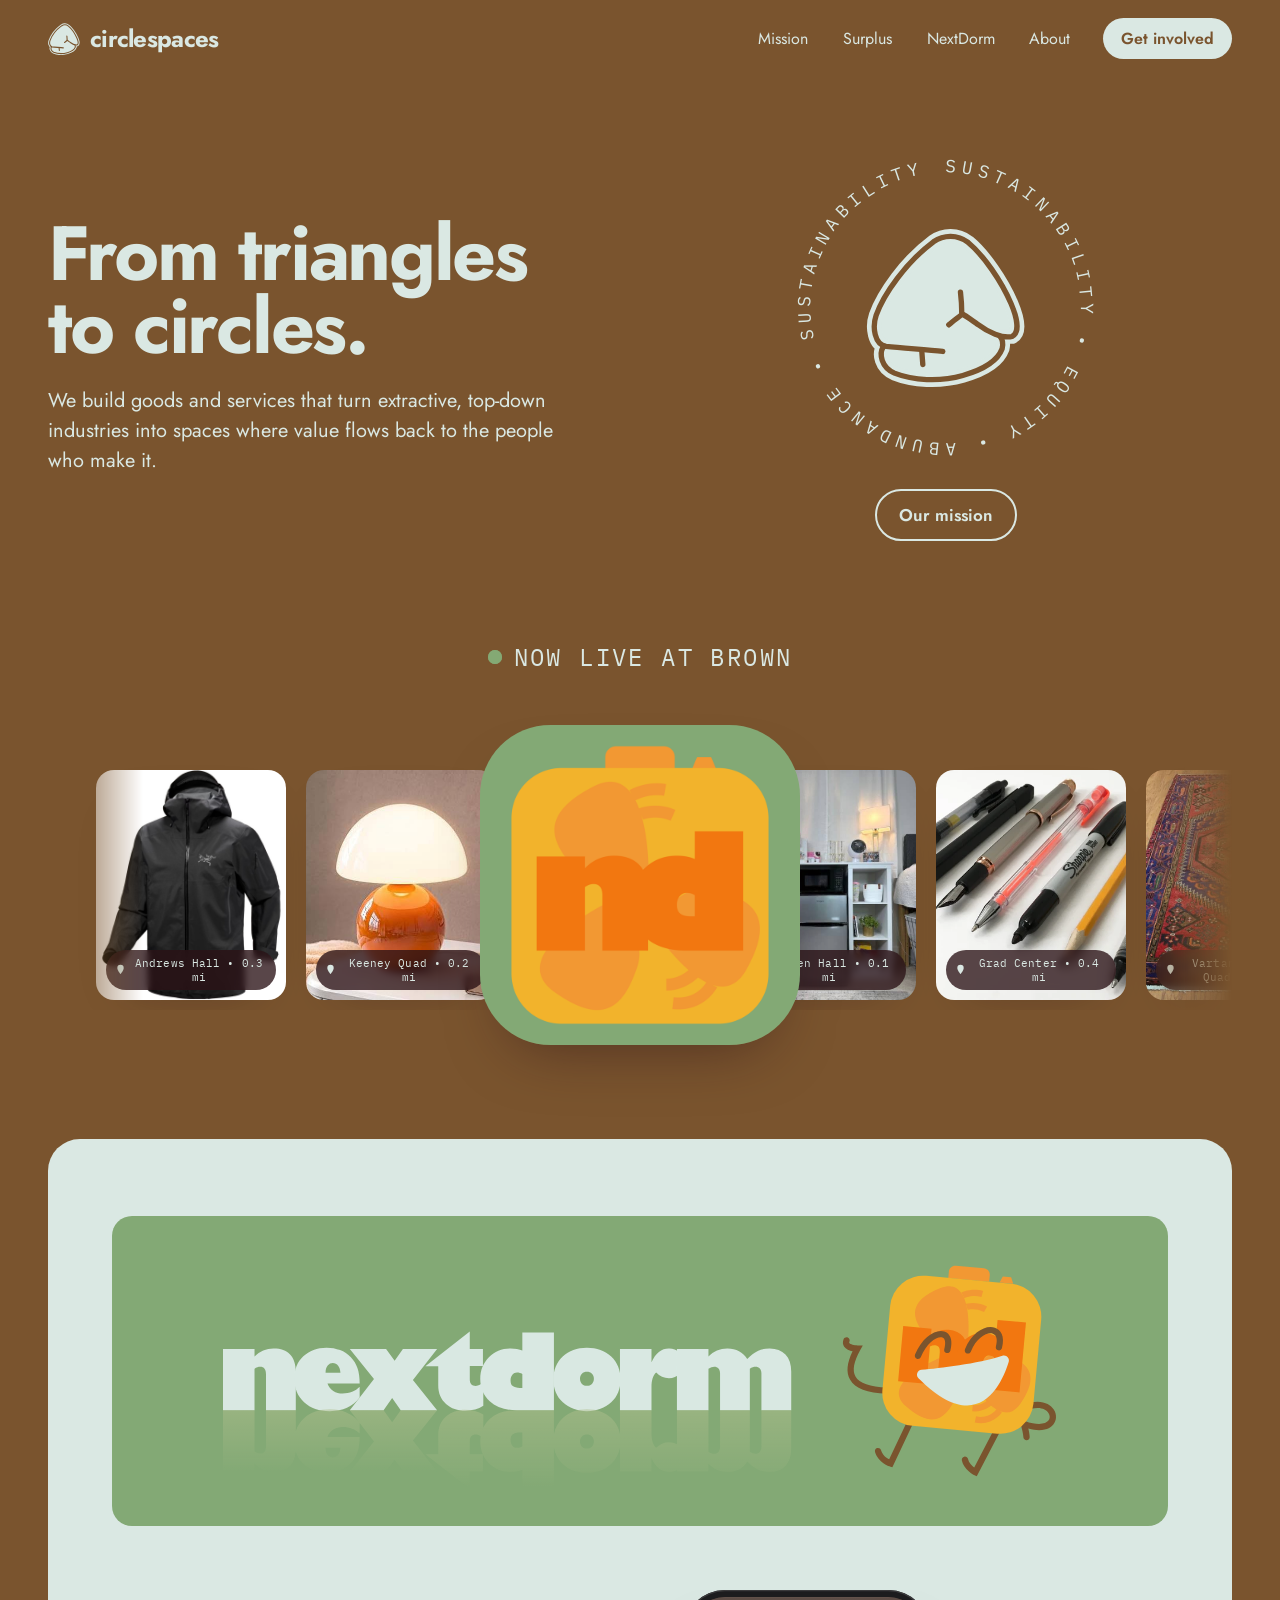
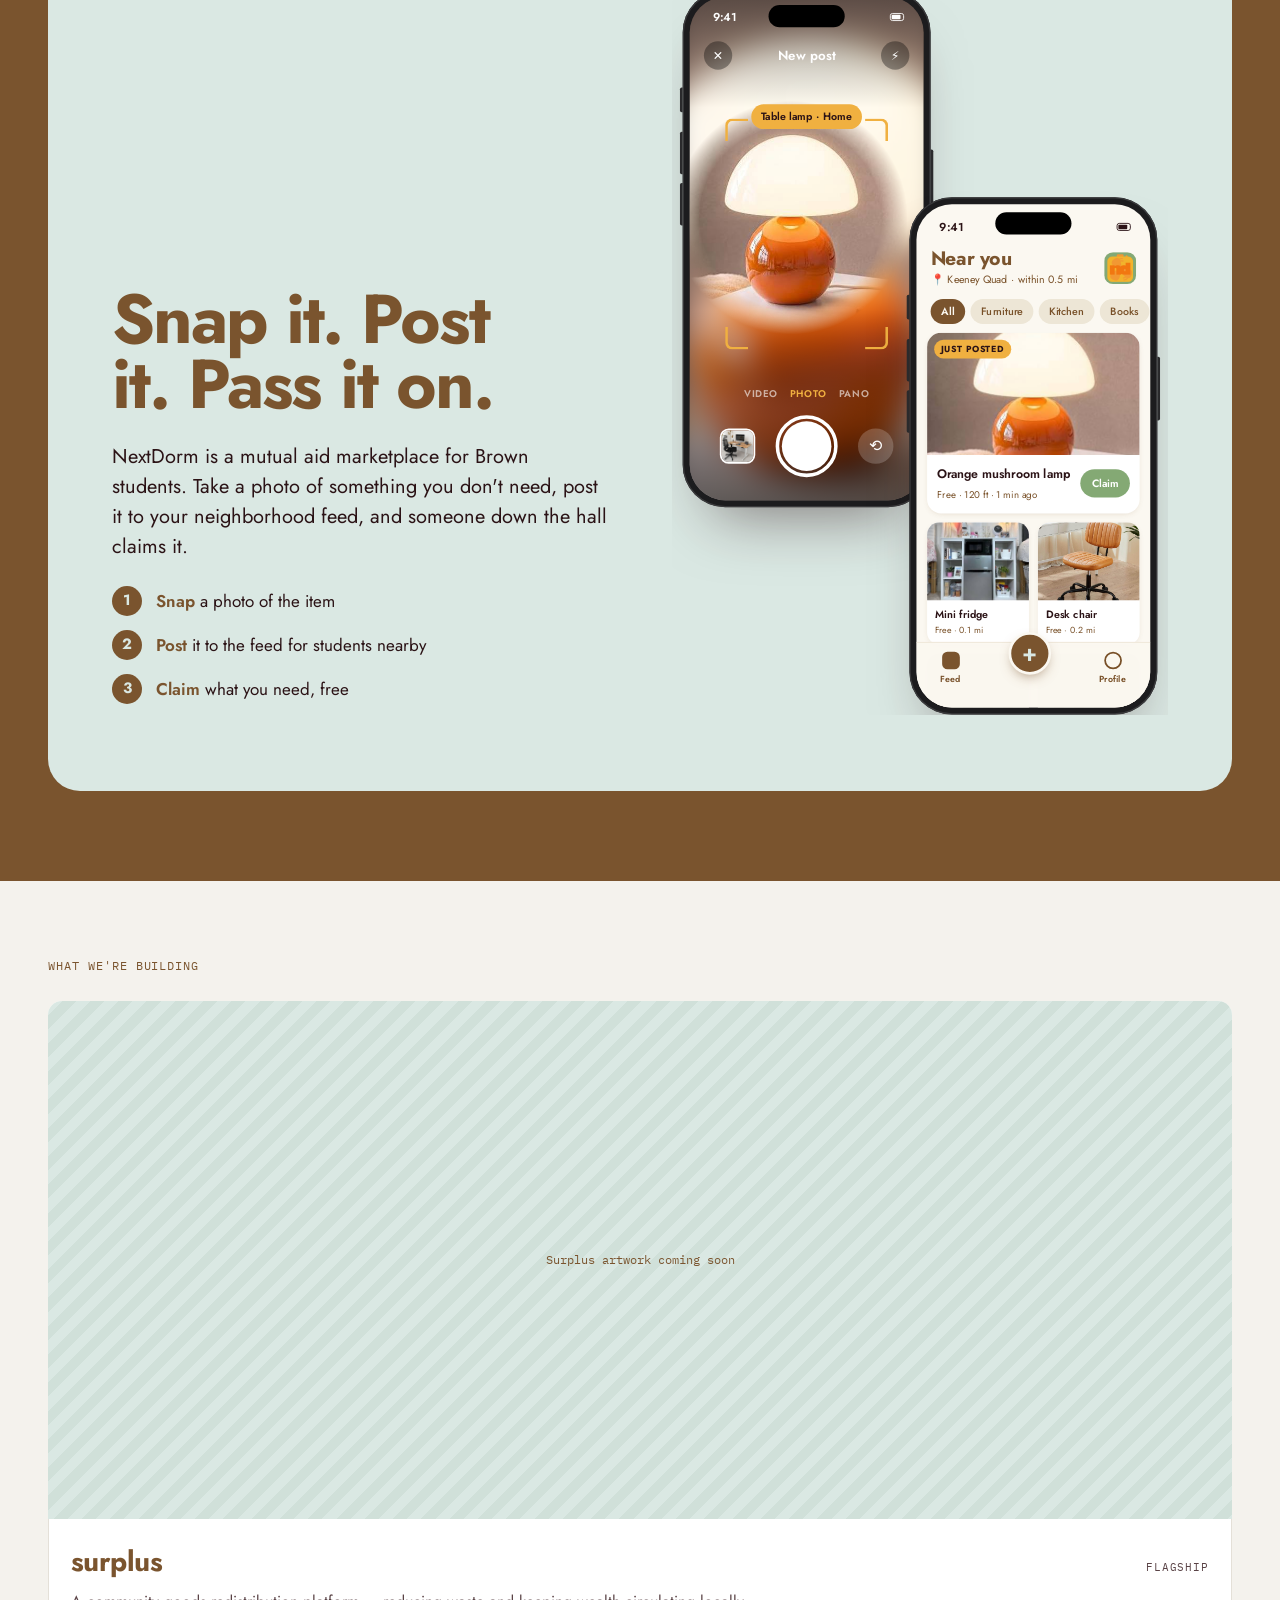
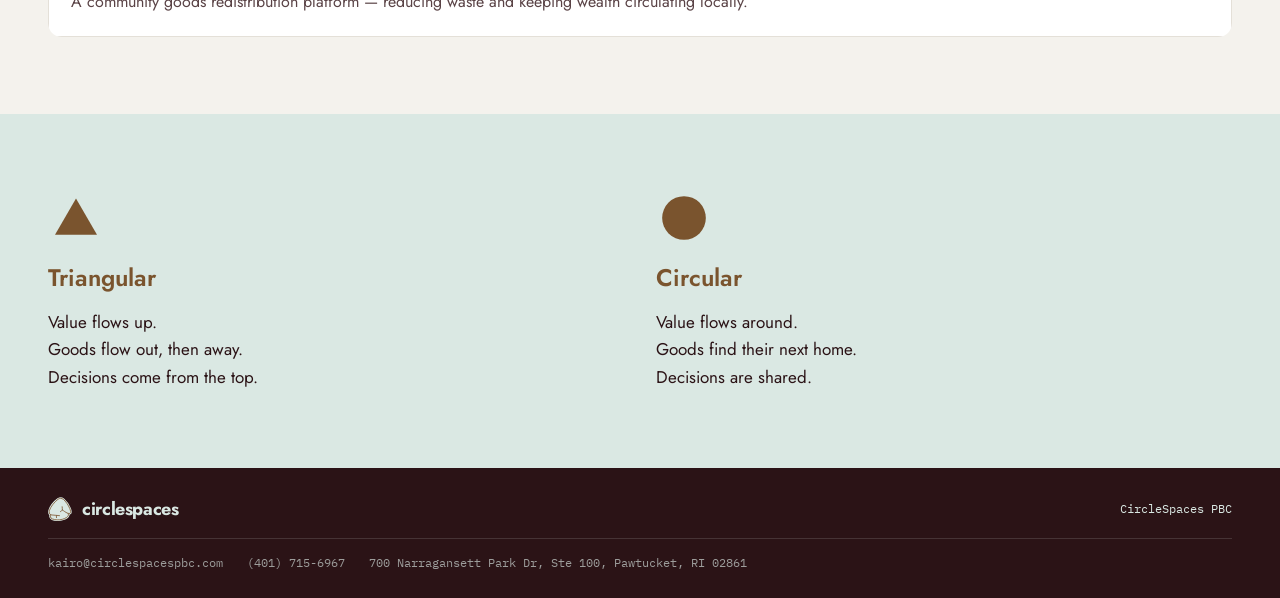
<file: index.html>
<!DOCTYPE html>
<html lang="en">
<head>
<meta charset="UTF-8">
<meta name="viewport" content="width=device-width, initial-scale=1.0">
<title>CircleSpaces — From Triangles to Circles</title>
<meta name="description" content="CircleSpaces builds goods and services that turn extractive, top-down industries into spaces where value flows back to the people who make it.">
<link rel="preconnect" href="https://fonts.googleapis.com">
<link rel="preconnect" href="https://fonts.gstatic.com" crossorigin>
<link href="https://fonts.googleapis.com/css2?family=Jost:wght@400;500;600;700;800&family=IBM+Plex+Mono:wght@400;500&display=swap" rel="stylesheet">
<link rel="icon" href="/assets/brand/favicon.svg" type="image/svg+xml">
<link rel="apple-touch-icon" href="/assets/brand/logo-icon.svg">
<link rel="stylesheet" href="/css/circlespaces-tokens.css">
<link rel="stylesheet" href="/css/circlespaces-home.css">
<link rel="stylesheet" href="/css/nextdorm-live.css">
</head>
<body class="cs-home">
<a class="cs-skip-link" href="#main">Skip to main content</a>

<!-- ============ NAV ============ -->
<nav class="cs-nav" aria-label="Primary">
  <a href="/" class="cs-nav-lockup" aria-label="CircleSpaces home">
    <img class="cs-mark" src="/assets/brand/logo.svg" alt="" width="32" height="32">
    <span class="cs-nav-wordmark">circlespaces</span>
  </a>
  <div class="cs-nav-links">
    <a href="/about/#mission">Mission</a>
    <a href="/surplus/">Surplus</a>
    <a href="/nextdorm/">NextDorm</a>
    <a href="/about/">About</a>
    <a href="mailto:kairo@circlespacespbc.com" class="cs-pill">Get involved</a>
  </div>
</nav>

<main id="main">

  <!-- ============ HERO ============ -->
  <section class="cs-hero">
    <div class="cs-hero-copy">
      <h1>From triangles to circles.</h1>
      <p>We build goods and services that turn extractive, top-down industries into spaces where value flows back to the people who make it.</p>
    </div>
    <div class="cs-hero-visual">
      <div class="cs-hero-badge" aria-hidden="true">
        <svg class="cs-badge-ring" viewBox="0 0 200 200">
          <defs>
            <path id="cs-ring-path" d="M100,12 a88,88 0 1,1 -0.1,0" fill="none"></path>
          </defs>
          <text font-size="11.5" letter-spacing="3.2">
            <textPath href="#cs-ring-path" xlink:href="#cs-ring-path" startOffset="0%">SUSTAINABILITY &#8226; EQUITY &#8226; ABUNDANCE &#8226; SUSTAINABILITY &#8226; EQUITY &#8226; ABUNDANCE &#8226; </textPath>
          </text>
        </svg>
        <img class="cs-mark cs-badge-logo" src="/assets/brand/logo.svg" alt="CircleSpaces mark — a filled Street Reuleaux shape">
      </div>
      <a href="/about/#mission" class="cs-btn cs-btn-outline">Our mission</a>
    </div>
  </section>

  <!-- ============ NEXTDORM LIVE ============ -->
  <section class="nd-live" aria-labelledby="nd-live-title">
    <div class="nd-live-panel">
      <div class="nd-live-intro">
        <span class="nd-eyebrow"><span class="nd-dot"></span>Now live at Brown</span>
        <div class="nd-live-stage">
          <div class="cs-feed-track-wrap">
            <div class="cs-feed-track">
        <div class="cs-feed-card" style="--i:0">
          <div class="cs-feed-media">
            <img src="/assets/images/item-jacket.jpg" alt="Black waterproof shell jacket" loading="lazy">
          </div>
          <span class="cs-feed-pin"><svg class="cs-feed-pin-icon" width="11" height="11" viewBox="0 0 24 24" fill="none" aria-hidden="true"><path d="M12 22s7-7.73 7-13.2A7 7 0 0 0 5 8.8C5 14.27 12 22 12 22Z" fill="currentColor"/><circle cx="12" cy="8.8" r="2.6" fill="#DAE8E3"/></svg>Andrews Hall &#8226; 0.3 mi</span>
        </div>
        <div class="cs-feed-card" style="--i:1">
          <div class="cs-feed-media">
            <img src="/assets/nextdorm-live/lamp.jpg" alt="Orange mushroom lamp" loading="lazy">
          </div>
          <span class="cs-feed-pin"><svg class="cs-feed-pin-icon" width="11" height="11" viewBox="0 0 24 24" fill="none" aria-hidden="true"><path d="M12 22s7-7.73 7-13.2A7 7 0 0 0 5 8.8C5 14.27 12 22 12 22Z" fill="currentColor"/><circle cx="12" cy="8.8" r="2.6" fill="#DAE8E3"/></svg>Keeney Quad &#8226; 0.2 mi</span>
        </div>
        <div class="cs-feed-card" style="--i:2">
          <div class="cs-feed-media">
            <img src="/assets/nextdorm-live/desk.webp" alt="Standing desk" loading="lazy">
          </div>
          <span class="cs-feed-pin"><svg class="cs-feed-pin-icon" width="11" height="11" viewBox="0 0 24 24" fill="none" aria-hidden="true"><path d="M12 22s7-7.73 7-13.2A7 7 0 0 0 5 8.8C5 14.27 12 22 12 22Z" fill="currentColor"/><circle cx="12" cy="8.8" r="2.6" fill="#DAE8E3"/></svg>Young Orchard &#8226; 0.5 mi</span>
        </div>
        <div class="cs-feed-card" style="--i:3">
          <div class="cs-feed-media">
            <img src="/assets/nextdorm-live/mini-fridge.jpg" alt="Mini fridge" loading="lazy">
          </div>
          <span class="cs-feed-pin"><svg class="cs-feed-pin-icon" width="11" height="11" viewBox="0 0 24 24" fill="none" aria-hidden="true"><path d="M12 22s7-7.73 7-13.2A7 7 0 0 0 5 8.8C5 14.27 12 22 12 22Z" fill="currentColor"/><circle cx="12" cy="8.8" r="2.6" fill="#DAE8E3"/></svg>Minden Hall &#8226; 0.1 mi</span>
        </div>
        <div class="cs-feed-card" style="--i:4">
          <div class="cs-feed-media">
            <img src="/assets/images/school-supplies.webp" alt="School supplies" loading="lazy">
          </div>
          <span class="cs-feed-pin"><svg class="cs-feed-pin-icon" width="11" height="11" viewBox="0 0 24 24" fill="none" aria-hidden="true"><path d="M12 22s7-7.73 7-13.2A7 7 0 0 0 5 8.8C5 14.27 12 22 12 22Z" fill="currentColor"/><circle cx="12" cy="8.8" r="2.6" fill="#DAE8E3"/></svg>Grad Center &#8226; 0.4 mi</span>
        </div>
        <div class="cs-feed-card" style="--i:5">
          <div class="cs-feed-media">
            <img src="/assets/images/item-rug.jpeg" alt="Rolled red and blue patterned area rug" loading="lazy">
          </div>
          <span class="cs-feed-pin"><svg class="cs-feed-pin-icon" width="11" height="11" viewBox="0 0 24 24" fill="none" aria-hidden="true"><path d="M12 22s7-7.73 7-13.2A7 7 0 0 0 5 8.8C5 14.27 12 22 12 22Z" fill="currentColor"/><circle cx="12" cy="8.8" r="2.6" fill="#DAE8E3"/></svg>Vartan Gregorian Quad &#8226; 0.6 mi</span>
        </div>
        <div class="cs-feed-card" style="--i:6">
          <div class="cs-feed-media">
            <img src="/assets/images/item-phone-case.webp" alt="Olive green silicone phone case" loading="lazy">
          </div>
          <span class="cs-feed-pin"><svg class="cs-feed-pin-icon" width="11" height="11" viewBox="0 0 24 24" fill="none" aria-hidden="true"><path d="M12 22s7-7.73 7-13.2A7 7 0 0 0 5 8.8C5 14.27 12 22 12 22Z" fill="currentColor"/><circle cx="12" cy="8.8" r="2.6" fill="#DAE8E3"/></svg>Wriston Quad &#8226; 0.2 mi</span>
        </div>
        <div class="cs-feed-card" style="--i:7">
          <div class="cs-feed-media">
            <img src="/assets/images/item-fan.jpeg" alt="White Vornado air circulator fan" loading="lazy">
          </div>
          <span class="cs-feed-pin"><svg class="cs-feed-pin-icon" width="11" height="11" viewBox="0 0 24 24" fill="none" aria-hidden="true"><path d="M12 22s7-7.73 7-13.2A7 7 0 0 0 5 8.8C5 14.27 12 22 12 22Z" fill="currentColor"/><circle cx="12" cy="8.8" r="2.6" fill="#DAE8E3"/></svg>Barbour Hall &#8226; 0.3 mi</span>
        </div>
        <div class="cs-feed-card" style="--i:8">
          <div class="cs-feed-media">
            <img src="/assets/images/item-jacket.jpg" alt="Black waterproof shell jacket" loading="lazy">
          </div>
          <span class="cs-feed-pin"><svg class="cs-feed-pin-icon" width="11" height="11" viewBox="0 0 24 24" fill="none" aria-hidden="true"><path d="M12 22s7-7.73 7-13.2A7 7 0 0 0 5 8.8C5 14.27 12 22 12 22Z" fill="currentColor"/><circle cx="12" cy="8.8" r="2.6" fill="#DAE8E3"/></svg>Andrews Hall &#8226; 0.3 mi</span>
        </div>
        <div class="cs-feed-card" style="--i:9">
          <div class="cs-feed-media">
            <img src="/assets/nextdorm-live/lamp.jpg" alt="Orange mushroom lamp" loading="lazy">
          </div>
          <span class="cs-feed-pin"><svg class="cs-feed-pin-icon" width="11" height="11" viewBox="0 0 24 24" fill="none" aria-hidden="true"><path d="M12 22s7-7.73 7-13.2A7 7 0 0 0 5 8.8C5 14.27 12 22 12 22Z" fill="currentColor"/><circle cx="12" cy="8.8" r="2.6" fill="#DAE8E3"/></svg>Keeney Quad &#8226; 0.2 mi</span>
        </div>
        <div class="cs-feed-card" style="--i:10">
          <div class="cs-feed-media">
            <img src="/assets/nextdorm-live/desk.webp" alt="Standing desk" loading="lazy">
          </div>
          <span class="cs-feed-pin"><svg class="cs-feed-pin-icon" width="11" height="11" viewBox="0 0 24 24" fill="none" aria-hidden="true"><path d="M12 22s7-7.73 7-13.2A7 7 0 0 0 5 8.8C5 14.27 12 22 12 22Z" fill="currentColor"/><circle cx="12" cy="8.8" r="2.6" fill="#DAE8E3"/></svg>Young Orchard &#8226; 0.5 mi</span>
        </div>
        <div class="cs-feed-card" style="--i:11">
          <div class="cs-feed-media">
            <img src="/assets/nextdorm-live/mini-fridge.jpg" alt="Mini fridge" loading="lazy">
          </div>
          <span class="cs-feed-pin"><svg class="cs-feed-pin-icon" width="11" height="11" viewBox="0 0 24 24" fill="none" aria-hidden="true"><path d="M12 22s7-7.73 7-13.2A7 7 0 0 0 5 8.8C5 14.27 12 22 12 22Z" fill="currentColor"/><circle cx="12" cy="8.8" r="2.6" fill="#DAE8E3"/></svg>Minden Hall &#8226; 0.1 mi</span>
        </div>
        <div class="cs-feed-card" style="--i:12">
          <div class="cs-feed-media">
            <img src="/assets/images/school-supplies.webp" alt="School supplies" loading="lazy">
          </div>
          <span class="cs-feed-pin"><svg class="cs-feed-pin-icon" width="11" height="11" viewBox="0 0 24 24" fill="none" aria-hidden="true"><path d="M12 22s7-7.73 7-13.2A7 7 0 0 0 5 8.8C5 14.27 12 22 12 22Z" fill="currentColor"/><circle cx="12" cy="8.8" r="2.6" fill="#DAE8E3"/></svg>Grad Center &#8226; 0.4 mi</span>
        </div>
        <div class="cs-feed-card" style="--i:13">
          <div class="cs-feed-media">
            <img src="/assets/images/item-rug.jpeg" alt="Rolled red and blue patterned area rug" loading="lazy">
          </div>
          <span class="cs-feed-pin"><svg class="cs-feed-pin-icon" width="11" height="11" viewBox="0 0 24 24" fill="none" aria-hidden="true"><path d="M12 22s7-7.73 7-13.2A7 7 0 0 0 5 8.8C5 14.27 12 22 12 22Z" fill="currentColor"/><circle cx="12" cy="8.8" r="2.6" fill="#DAE8E3"/></svg>Vartan Gregorian Quad &#8226; 0.6 mi</span>
        </div>
        <div class="cs-feed-card" style="--i:14">
          <div class="cs-feed-media">
            <img src="/assets/images/item-phone-case.webp" alt="Olive green silicone phone case" loading="lazy">
          </div>
          <span class="cs-feed-pin"><svg class="cs-feed-pin-icon" width="11" height="11" viewBox="0 0 24 24" fill="none" aria-hidden="true"><path d="M12 22s7-7.73 7-13.2A7 7 0 0 0 5 8.8C5 14.27 12 22 12 22Z" fill="currentColor"/><circle cx="12" cy="8.8" r="2.6" fill="#DAE8E3"/></svg>Wriston Quad &#8226; 0.2 mi</span>
        </div>
        <div class="cs-feed-card" style="--i:15">
          <div class="cs-feed-media">
            <img src="/assets/images/item-fan.jpeg" alt="White Vornado air circulator fan" loading="lazy">
          </div>
          <span class="cs-feed-pin"><svg class="cs-feed-pin-icon" width="11" height="11" viewBox="0 0 24 24" fill="none" aria-hidden="true"><path d="M12 22s7-7.73 7-13.2A7 7 0 0 0 5 8.8C5 14.27 12 22 12 22Z" fill="currentColor"/><circle cx="12" cy="8.8" r="2.6" fill="#DAE8E3"/></svg>Barbour Hall &#8226; 0.3 mi</span>
        </div>
            </div>
          </div>
          <a class="nd-logo-btn" href="/nextdorm/" aria-label="Open NextDorm">
            <img src="/assets/nextdorm-live/nextdorm-logo.png" alt="NextDorm">
          </a>
        </div>
      </div>

      <div class="nd-live-box">
        <img class="nd-banner" src="/assets/nextdorm-live/nextdorm-banner.svg" alt="NextDorm">

        <div class="nd-grid">
          <div class="nd-copy">
            <h2 id="nd-live-title" class="nd-title">Snap it. Post it. Pass it on.</h2>
          <p class="nd-lede">NextDorm is a mutual aid marketplace for Brown students. Take a photo of something you don't need, post it to your neighborhood feed, and someone down the hall claims it.</p>
          <ol class="nd-steps">
            <li><span>1</span><p><strong>Snap</strong> a photo of the item</p></li>
            <li><span>2</span><p><strong>Post</strong> it to the feed for students nearby</p></li>
            <li><span>3</span><p><strong>Claim</strong> what you need, free</p></li>
          </ol>
        </div>
        <div class="nd-phones-col" data-nd-phones-col>
          <div class="nd-phones" data-nd-phones style="height: 817.6px;">
            <div class="nd-phone nd-phone--camera" aria-label="NextDorm camera: photographing a lamp">
              <span class="nd-btn" style="left:-3px;top:110px;height:28px;border-radius:2px 0 0 2px;"></span>
              <span class="nd-btn" style="left:-3px;top:160px;height:48px;border-radius:2px 0 0 2px;"></span>
              <span class="nd-btn" style="left:-3px;top:218px;height:48px;border-radius:2px 0 0 2px;"></span>
              <span class="nd-btn" style="right:-3px;top:180px;height:72px;border-radius:0 2px 2px 0;"></span>
              <div class="nd-screen nd-cam">
                <img class="nd-cam-bg" src="/assets/nextdorm-live/lamp.jpg" alt="">
                <img class="nd-cam-subject" src="/assets/nextdorm-live/lamp.jpg" alt="Lamp in viewfinder">
                <div class="nd-cam-shade"></div>
                <div class="nd-island"></div>
                <div class="nd-status"><span>9:41</span><span class="nd-batt"></span></div>
                <div class="nd-cam-top"><span class="nd-round">✕</span><span>New post</span><span class="nd-round">⚡</span></div>
                <div class="nd-frame"><i></i><i></i><i></i><i></i><span class="nd-tag">Table lamp · Home</span></div>
                <div class="nd-cam-bottom">
                  <div class="nd-modes"><span>Video</span><span class="on">Photo</span><span>Pano</span></div>
                  <div class="nd-shutter-row">
                    <span class="nd-thumb"><img src="/assets/nextdorm-live/desk.webp" alt="Last photo"></span>
                    <span class="nd-shutter"></span>
                    <span class="nd-flip">⟲</span>
                  </div>
                </div>
              </div>
            </div>
            <div class="nd-phone nd-phone--feed" aria-label="NextDorm feed of items posted nearby">
              <span class="nd-btn" style="left:-3px;top:110px;height:28px;border-radius:2px 0 0 2px;"></span>
              <span class="nd-btn" style="left:-3px;top:160px;height:48px;border-radius:2px 0 0 2px;"></span>
              <span class="nd-btn" style="left:-3px;top:218px;height:48px;border-radius:2px 0 0 2px;"></span>
              <span class="nd-btn" style="right:-3px;top:180px;height:72px;border-radius:0 2px 2px 0;"></span>
              <div class="nd-screen nd-feed">
                <div class="nd-island"></div>
                <div class="nd-status"><span>9:41</span><span class="nd-batt"></span></div>
                <div class="nd-feed-head">
                  <div><h3>Near you</h3><small>📍 Keeney Quad · within 0.5 mi</small></div>
                  <img src="/assets/nextdorm-live/nextdorm-logo.png" alt="NextDorm">
                </div>
                <div class="nd-chips"><span class="on">All</span><span>Furniture</span><span>Kitchen</span><span>Books</span></div>
                <div class="nd-items">
                  <div class="nd-card nd-hero-card">
                    <div class="nd-hero-img"><img src="/assets/nextdorm-live/lamp.jpg" alt="Orange lamp"><span class="nd-new">Just posted</span></div>
                    <div class="nd-hero-body">
                      <div><b>Orange mushroom lamp</b><br><small>Free · 120 ft · 1 min ago</small></div>
                      <span class="nd-claim">Claim</span>
                    </div>
                  </div>
                  <div class="nd-grid2">
                    <div class="nd-card">
                      <img src="/assets/nextdorm-live/mini-fridge.jpg" alt="Mini fridge" style="object-position:50% 70%;">
                      <div class="nd-card-body"><b>Mini fridge</b><small>Free · 0.1 mi</small></div>
                    </div>
                    <div class="nd-card">
                      <img src="/assets/nextdorm-live/desk-chair.jpg" alt="Desk chair">
                      <div class="nd-card-body"><b>Desk chair</b><small>Free · 0.2 mi</small></div>
                    </div>
                    <div class="nd-card">
                      <div class="nd-ph"></div>
                      <div class="nd-card-body"><b>ECON 0110 books</b><small>Free · 0.3 mi</small></div>
                    </div>
                    <div class="nd-card">
                      <div class="nd-ph"></div>
                      <div class="nd-card-body"><b>Woven rug</b><small>Free · 0.4 mi</small></div>
                    </div>
                  </div>
                </div>
                <div class="nd-tabbar">
                  <span class="nd-tab on"><i></i>Feed</span>
                  <span class="nd-plus">+</span>
                  <span class="nd-tab"><i></i>Profile</span>
                </div>
              </div>
            </div>
          </div>
        </div>
      </div>
      </div>
    </div>
  </section>

  <!-- ============ PRODUCTS ============ -->
  <section class="cs-products">
    <span class="cs-eyebrow">What we're building</span>
    <div class="cs-product-grid">
      <a href="/surplus/" class="cs-product-card">
        <div class="cs-product-media cs-placeholder">Surplus artwork coming soon</div>
        <div class="cs-product-body">
          <div class="cs-product-title-row">
            <span class="wordmark">surplus</span>
            <span class="tag">Flagship</span>
          </div>
          <p>A community goods redistribution platform — reducing waste and keeping wealth circulating locally.</p>
        </div>
      </a>
    </div>
  </section>

  <!-- ============ TRIANGULAR VS CIRCULAR ============ -->
  <section class="cs-compare">
    <div class="cs-compare-col">
      <svg viewBox="0 0 200 200" aria-hidden="true"><polygon points="100,30 175,160 25,160"></polygon></svg>
      <span class="title">Triangular</span>
      <span class="lines">Value flows up.<br>Goods flow out, then away.<br>Decisions come from the top.</span>
    </div>
    <div class="cs-compare-col">
      <svg viewBox="0 0 200 200" aria-hidden="true"><circle cx="100" cy="100" r="78"></circle></svg>
      <span class="title">Circular</span>
      <span class="lines">Value flows around.<br>Goods find their next home.<br>Decisions are shared.</span>
    </div>
  </section>

</main>

<!-- ============ FOOTER ============ -->
<footer class="cs-footer">
  <div class="cs-footer-top">
    <a href="/" class="cs-footer-lockup" aria-label="CircleSpaces home">
      <img class="cs-mark" src="/assets/brand/logo.svg" alt="" width="24" height="24">
      <span>circlespaces</span>
    </a>
    <span class="cs-footer-tag">CircleSpaces PBC</span>
  </div>
  <div class="cs-footer-contact">
    <a href="mailto:kairo@circlespacespbc.com">kairo@circlespacespbc.com</a>
    <a href="tel:+14017156967">(401) 715-6967</a>
    <span>700 Narragansett Park Dr, Ste 100, Pawtucket, RI 02861</span>
  </div>
</footer>

<script>
  // NextDorm Live: the phone mockups always render at their full natural
  // height (817.6px for the staggered pair), only ever uniformly scaled
  // down via `transform: scale()` to fit narrow columns — never stretched
  // or compressed to match surrounding copy, so nothing is ever clipped.
  // Separately, the "Snap it..." headline (the first element in the copy
  // column) is nudged down so it sits vertically centered between the top
  // of the camera phone and the bottom of the feed phone.
  //
  // `transform: scale()` + an explicit height on the column (with
  // overflow:hidden) is used instead of the non-standard `zoom` property —
  // `zoom` isn't reliably supported in every browser, and when it's
  // ignored the phones render at full size while any sizing math here
  // would still assume they're shrunk, causing overlap in some browsers.
  (function () {
    var col = document.querySelector('[data-nd-phones-col]');
    var phones = document.querySelector('[data-nd-phones]');
    var grid = document.querySelector('.nd-grid');
    var copy = document.querySelector('.nd-copy');
    var title = document.querySelector('.nd-title');
    if (!col || !phones || !grid || !copy || !title) return;

    var NATURAL_HEIGHT = 817.6;

    function apply() {
      copy.style.marginTop = '';

      var scale = col.clientWidth > 0 ? Math.min(1, col.clientWidth / 560) : 1;
      var visualHeight = NATURAL_HEIGHT * scale;
      phones.style.height = NATURAL_HEIGHT + 'px';
      phones.style.transform = 'scale(' + scale + ')';
      col.style.height = visualHeight + 'px';

      // Only center the headline against the phones when copy and phones
      // are side by side (2 grid columns). Once the grid stacks to 1
      // column on narrow screens, everything just flows normally.
      var stacked = getComputedStyle(grid).gridTemplateColumns.trim().split(/\s+/).length < 2;
      if (stacked) return;

      var colRect = col.getBoundingClientRect();
      var titleRect = title.getBoundingClientRect();
      var phonesCenter = colRect.top + colRect.height / 2;
      var titleCenter = titleRect.top + titleRect.height / 2;
      var delta = phonesCenter - titleCenter;
      if (delta > 0) {
        copy.style.marginTop = delta + 'px';
      }
    }
    if ('ResizeObserver' in window) {
      new ResizeObserver(apply).observe(col);
      new ResizeObserver(apply).observe(copy);
    } else {
      window.addEventListener('resize', apply);
    }
    // Re-run after full page load and web-font load: if fonts swap in
    // after the first paint, text reflows and the earlier measurements
    // go stale.
    window.addEventListener('load', apply);
    if (document.fonts && document.fonts.ready) {
      document.fonts.ready.then(apply);
    }
    apply();
  })();
</script>
</body>
</html>
</file>
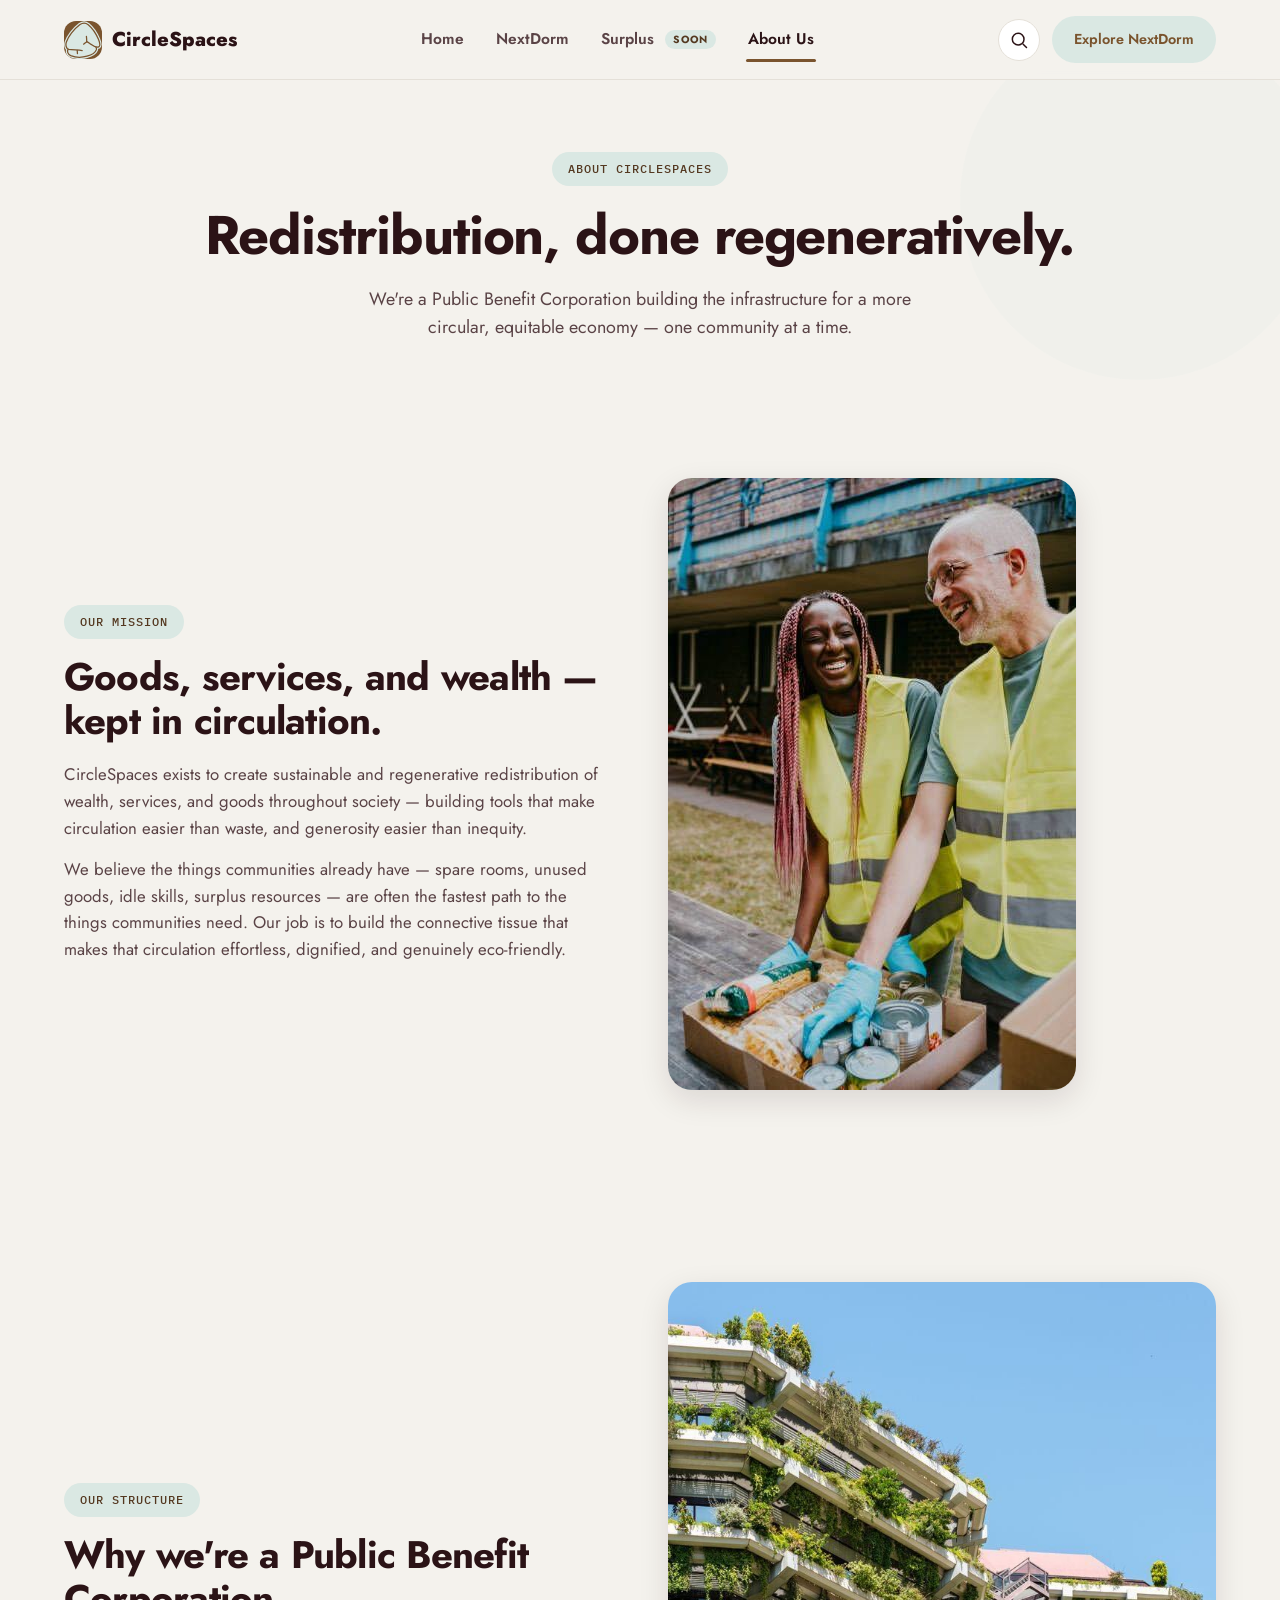
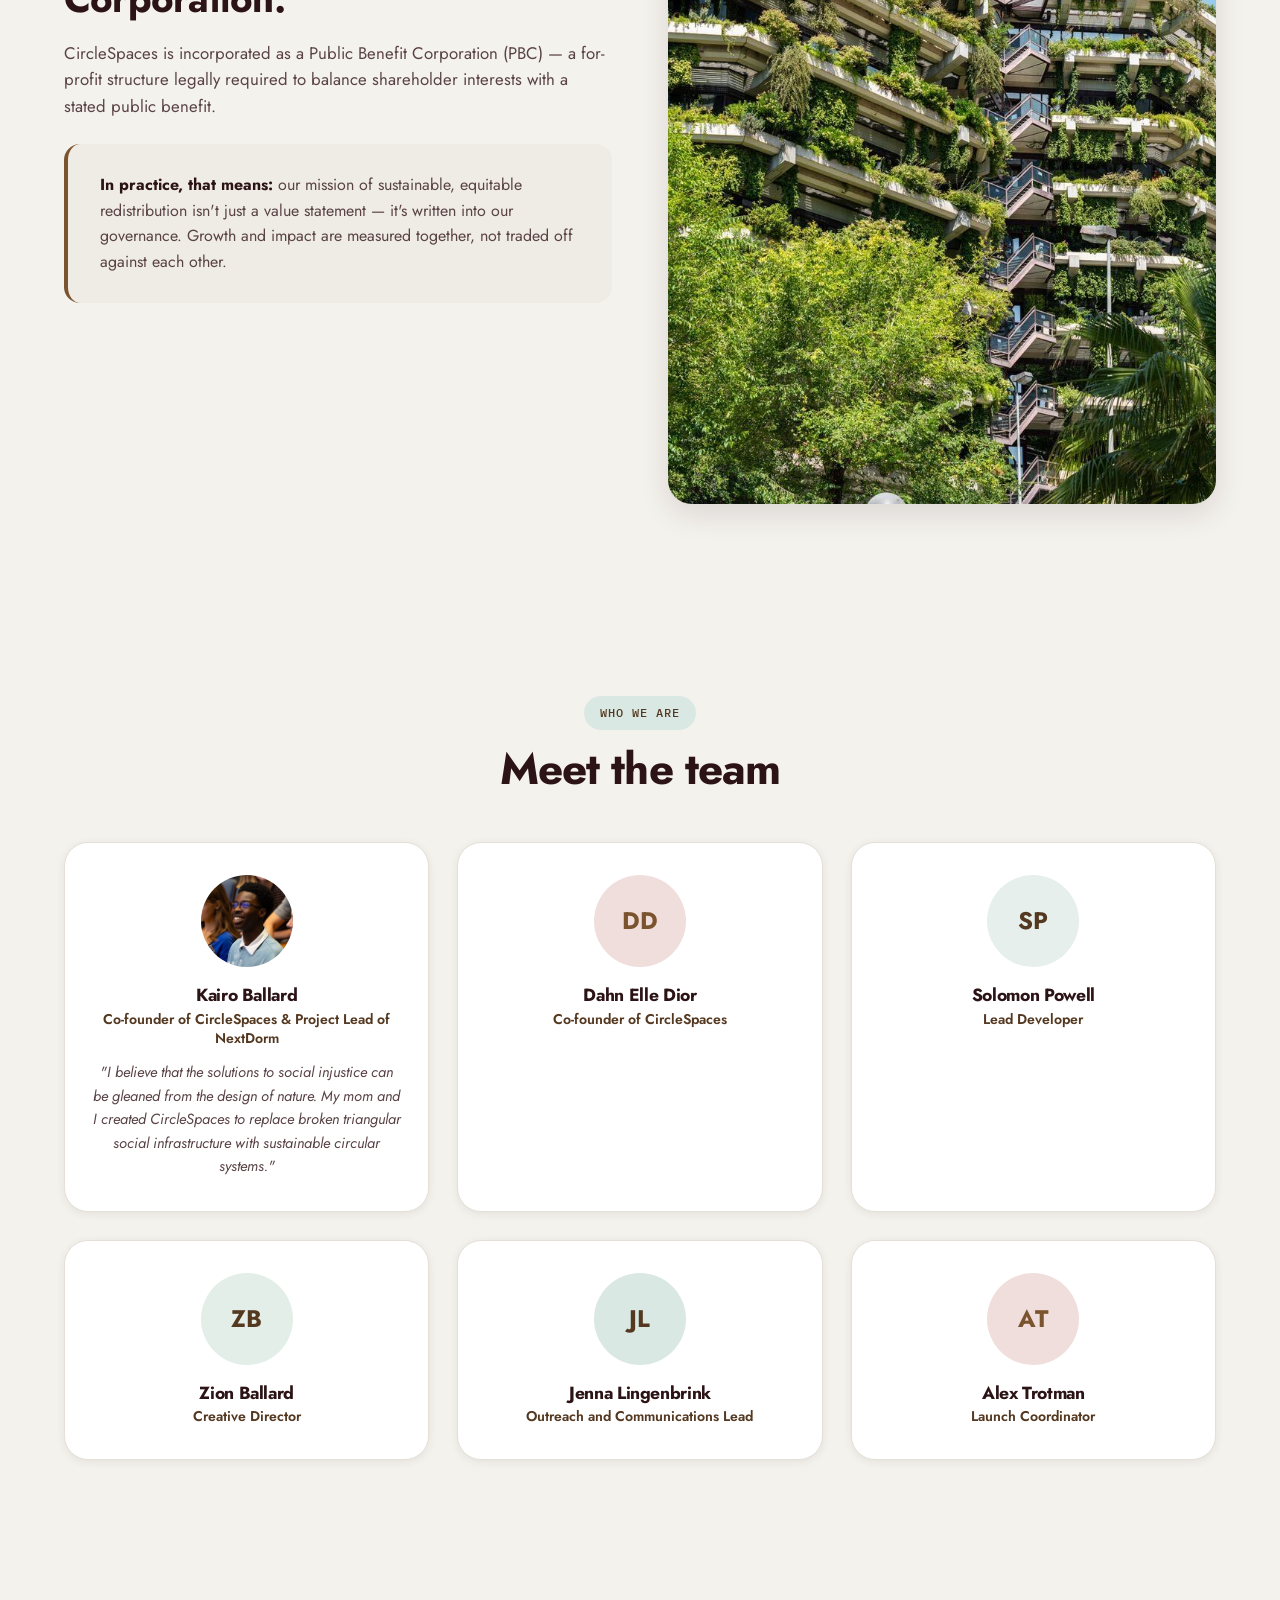
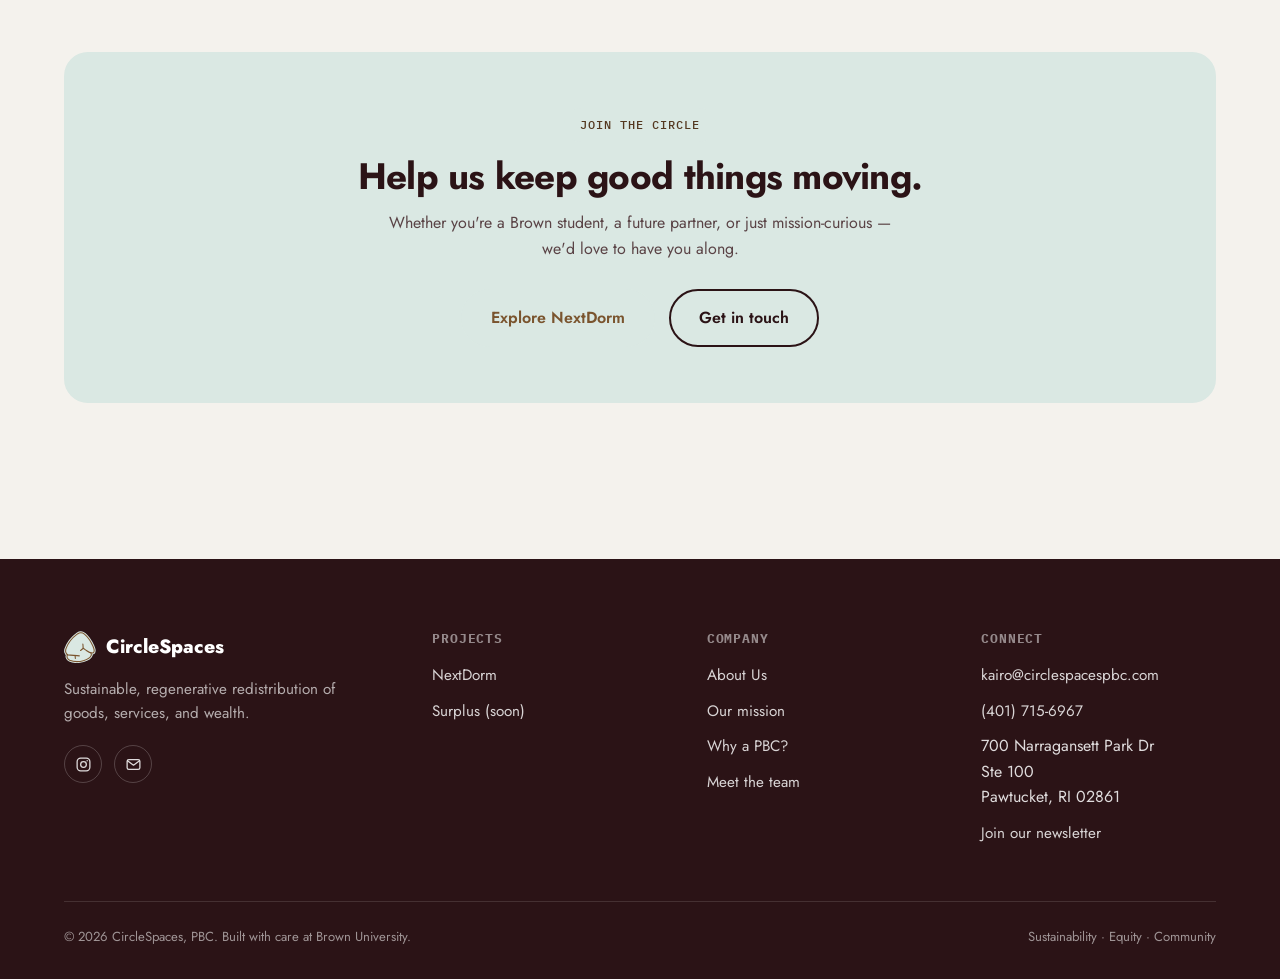
<file: about/index.html>
<!DOCTYPE html>
<html lang="en">
<head>
<meta charset="UTF-8">
<meta name="viewport" content="width=device-width, initial-scale=1.0">
<title>About Us | CircleSpaces</title>
<meta name="description" content="CircleSpaces is a Public Benefit Corporation building tools for the sustainable, equitable redistribution of goods, services, and wealth.">
<link rel="preconnect" href="https://fonts.googleapis.com">
<link rel="preconnect" href="https://fonts.gstatic.com" crossorigin>
<link href="https://fonts.googleapis.com/css2?family=Jost:wght@400;500;600;700;800&family=IBM+Plex+Mono:wght@400;500&display=swap" rel="stylesheet">
<link rel="icon" href="/assets/brand/favicon.svg" type="image/svg+xml">
<link rel="apple-touch-icon" href="/assets/brand/logo-icon.svg">
<link rel="stylesheet" href="/css/styles.css">
</head>
<body>
<a class="skip-link" href="#main">Skip to main content</a>

<header class="site-header">
  <nav class="nav container" aria-label="Primary">
    <a href="/" class="nav-brand">
      <img class="brand-mark" src="/assets/brand/logo-icon.svg" alt="" width="38" height="38">
      CircleSpaces
    </a>

    <div class="nav-links">
      <a href="/">Home</a>
      <a href="/nextdorm/">NextDorm</a>
      <a href="/surplus/">Surplus <span class="nav-badge">Soon</span></a>
      <a href="/about/" aria-current="page">About Us</a>
    </div>

    <div class="nav-actions">
      <div class="search-wrap">
        <button class="icon-btn" data-search-toggle aria-haspopup="true" aria-label="Search the site">
          <svg width="20" height="20" viewBox="0 0 24 24" fill="none" aria-hidden="true"><circle cx="11" cy="11" r="7" stroke="currentColor" stroke-width="1.8"/><path d="M21 21L17 17" stroke="currentColor" stroke-width="1.8" stroke-linecap="round"/></svg>
        </button>
        <div class="search-panel" data-search-panel data-open="false" role="dialog" aria-label="Site search">
          <label class="visually-hidden" for="search-input">Search CircleSpaces</label>
          <input type="search" id="search-input" placeholder="Search pages, mission, projects…">
          <ul class="search-results" data-search-results></ul>
        </div>
      </div>
      <a href="/nextdorm/" class="btn btn-primary btn-sm nav-cta">Explore NextDorm</a>
      <button class="icon-btn nav-toggle" data-nav-toggle aria-label="Open menu" aria-expanded="false" aria-controls="mobile-menu">
        <svg width="20" height="20" viewBox="0 0 24 24" fill="none" aria-hidden="true"><path d="M3 6H21M3 12H21M3 18H21" stroke="currentColor" stroke-width="1.8" stroke-linecap="round"/></svg>
      </button>
    </div>
  </nav>
</header>

<div class="mobile-menu" id="mobile-menu" data-mobile-menu data-open="false">
  <div class="mobile-menu-top">
    <button class="icon-btn" data-mobile-close aria-label="Close menu">
      <svg width="18" height="18" viewBox="0 0 24 24" fill="none" aria-hidden="true"><path d="M6 6L18 18M6 18L18 6" stroke="currentColor" stroke-width="1.8" stroke-linecap="round"/></svg>
    </button>
  </div>
  <nav aria-label="Mobile">
    <a href="/">Home</a>
    <a href="/nextdorm/">NextDorm</a>
    <a href="/surplus/">Surplus <span class="nav-badge">Soon</span></a>
    <a href="/about/">About Us</a>
  </nav>
  <a href="/nextdorm/" class="btn btn-primary">Explore NextDorm</a>
</div>

<main id="main">

  <section class="page-hero container" style="position:relative;">
    <div class="blob" style="width:360px;height:360px;background:var(--yellow);top:-60px;right:-80px;opacity:0.14;z-index:0;"></div>
    <div style="position:relative;z-index:1;">
      <span class="eyebrow reveal is-visible">About CircleSpaces</span>
      <h1 class="reveal is-visible">Redistribution, done regeneratively.</h1>
      <p class="reveal is-visible">We're a Public Benefit Corporation building the infrastructure for a more circular, equitable economy — one community at a time.</p>
    </div>
  </section>

  <!-- ============ MISSION ============ -->
  <section class="section-pad" id="mission">
    <div class="container">
      <div class="two-col">
        <div class="reveal">
          <span class="eyebrow">Our mission</span>
          <h2 style="margin-top:16px;font-size:clamp(1.8rem,3.5vw,2.4rem);">Goods, services, and wealth — kept in circulation.</h2>
          <p style="margin-top:18px;color:var(--ink-soft);font-size:1.05rem;">
            CircleSpaces exists to create sustainable and regenerative redistribution of wealth, services, and goods throughout society — building tools that make circulation easier than waste, and generosity easier than inequity.
          </p>
          <p style="margin-top:14px;color:var(--ink-soft);font-size:1.05rem;">
            We believe the things communities already have — spare rooms, unused goods, idle skills, surplus resources — are often the fastest path to the things communities need. Our job is to build the connective tissue that makes that circulation effortless, dignified, and genuinely eco-friendly.
          </p>
        </div>
        <img class="reveal" src="/assets/images/collage-volunteers.jpg" alt="Volunteers smiling while packing donated goods into a box" loading="lazy">
      </div>
    </div>
  </section>

  <!-- ============ WHY A PBC ============ -->
  <section class="section-pad" id="pbc">
    <div class="container">
      <div class="two-col">
        <div class="reveal">
          <span class="eyebrow">Our structure</span>
          <h2 style="margin-top:16px;font-size:clamp(1.8rem,3.5vw,2.4rem);">Why we're a Public Benefit Corporation.</h2>
          <p style="margin-top:18px;color:var(--ink-soft);font-size:1.05rem;">
            CircleSpaces is incorporated as a Public Benefit Corporation (PBC) — a for-profit structure legally required to balance shareholder interests with a stated public benefit.
          </p>
          <div class="pbc-box">
            <p><strong>In practice, that means:</strong> our mission of sustainable, equitable redistribution isn't just a value statement — it's written into our governance. Growth and impact are measured together, not traded off against each other.</p>
          </div>
        </div>
        <img class="reveal" src="/assets/images/collage-greenbuilding.jpg" alt="A tall building densely covered in green plants, symbolizing regenerative design" loading="lazy">
      </div>
    </div>
  </section>

  <!-- ============ TEAM ============ -->
  <section class="section-pad" id="team">
    <div class="container">
      <div class="section-head center">
        <span class="eyebrow">Who we are</span>
        <h2>Meet the team</h2>
      </div>
      <div class="team-grid reveal-stagger">
        <div class="card team-card">
          <div class="team-avatar"><img src="/assets/team/kairo-ballard.jpg" alt="Kairo Ballard" style="object-position:50% 12%;"></div>
          <h3>Kairo Ballard</h3>
          <p class="team-role">Co-founder of CircleSpaces &amp; Project Lead of NextDorm</p>
          <p class="team-bio">"I believe that the solutions to social injustice can be gleaned from the design of nature. My mom and I created CircleSpaces to replace broken triangular social infrastructure with sustainable circular systems."</p>
        </div>
        <div class="card team-card">
          <div class="team-avatar" style="background:#F0DEDC;color:var(--maroon);">DD</div>
          <h3>Dahn Elle Dior</h3>
          <p class="team-role">Co-founder of CircleSpaces</p>
        </div>
        <div class="card team-card">
          <div class="team-avatar" style="background:#E6EFEC;color:var(--yellow-dark);">SP</div>
          <h3>Solomon Powell</h3>
          <p class="team-role">Lead Developer</p>
        </div>
        <div class="card team-card">
          <div class="team-avatar" style="background:#E3EEE8;color:var(--green-dark);">ZB</div>
          <h3>Zion Ballard</h3>
          <p class="team-role">Creative Director</p>
        </div>
        <div class="card team-card">
          <div class="team-avatar" style="background:var(--mist);color:var(--green-dark);">JL</div>
          <h3>Jenna Lingenbrink</h3>
          <p class="team-role">Outreach and Communications Lead</p>
        </div>
        <div class="card team-card">
          <div class="team-avatar" style="background:#F0DEDC;color:var(--maroon);">AT</div>
          <h3>Alex Trotman</h3>
          <p class="team-role">Launch Coordinator</p>
        </div>
      </div>
    </div>
  </section>

  <!-- ============ CTA ============ -->
  <section class="section-pad" id="join">
    <div class="container">
      <div class="cta-band reveal">
        <span class="eyebrow">Join the circle</span>
        <h2 style="margin-top:14px;">Help us keep good things moving.</h2>
        <p>Whether you're a Brown student, a future partner, or just mission-curious — we'd love to have you along.</p>
        <div style="margin-top:28px;display:flex;gap:14px;justify-content:center;flex-wrap:wrap;">
          <a href="/nextdorm/" class="btn btn-primary">Explore NextDorm</a>
          <a href="mailto:kairo@circlespacespbc.com" class="btn btn-outline">Get in touch</a>
        </div>
      </div>
    </div>
  </section>

</main>

<footer class="site-footer">
  <div class="container">
    <div class="footer-top">
      <div>
        <div class="footer-brand">
          <img src="/assets/brand/logo.svg" alt="" width="32" height="32">
          CircleSpaces
        </div>
        <p class="footer-tagline">Sustainable, regenerative redistribution of goods, services, and wealth.</p>
        <div class="footer-social" style="margin-top:20px;">
          <a href="#" aria-label="CircleSpaces on Instagram"><svg width="17" height="17" viewBox="0 0 24 24" fill="none" aria-hidden="true"><rect x="3" y="3" width="18" height="18" rx="5" stroke="currentColor" stroke-width="1.8"/><circle cx="12" cy="12" r="4" stroke="currentColor" stroke-width="1.8"/><circle cx="17.2" cy="6.8" r="1" fill="currentColor"/></svg></a>
          <a href="mailto:kairo@circlespacespbc.com" aria-label="Email CircleSpaces"><svg width="17" height="17" viewBox="0 0 24 24" fill="none" aria-hidden="true"><rect x="3" y="5" width="18" height="14" rx="2.5" stroke="currentColor" stroke-width="1.8"/><path d="M4 7L12 13L20 7" stroke="currentColor" stroke-width="1.8" stroke-linecap="round" stroke-linejoin="round"/></svg></a>
        </div>
      </div>
      <div class="footer-col">
        <h4>Projects</h4>
        <ul>
          <li><a href="/nextdorm/">NextDorm</a></li>
          <li><a href="/surplus/">Surplus (soon)</a></li>
        </ul>
      </div>
      <div class="footer-col">
        <h4>Company</h4>
        <ul>
          <li><a href="/about/">About Us</a></li>
          <li><a href="/about/#mission">Our mission</a></li>
          <li><a href="/about/#pbc">Why a PBC?</a></li>
          <li><a href="/about/#team">Meet the team</a></li>
        </ul>
      </div>
      <div class="footer-col">
        <h4>Connect</h4>
        <ul>
          <li><a href="mailto:kairo@circlespacespbc.com">kairo@circlespacespbc.com</a></li>
          <li><a href="tel:+14017156967">(401) 715-6967</a></li>
          <li>700 Narragansett Park Dr<br>Ste 100<br>Pawtucket, RI 02861</li>
          <li><a href="/#join">Join our newsletter</a></li>
        </ul>
      </div>
    </div>
    <div class="footer-bottom">
      <span>© 2026 CircleSpaces, PBC. Built with care at Brown University.</span>
      <span>Sustainability · Equity · Community</span>
    </div>
  </div>
</footer>

<script src="/js/main.js"></script>
</body>
</html>
</file>
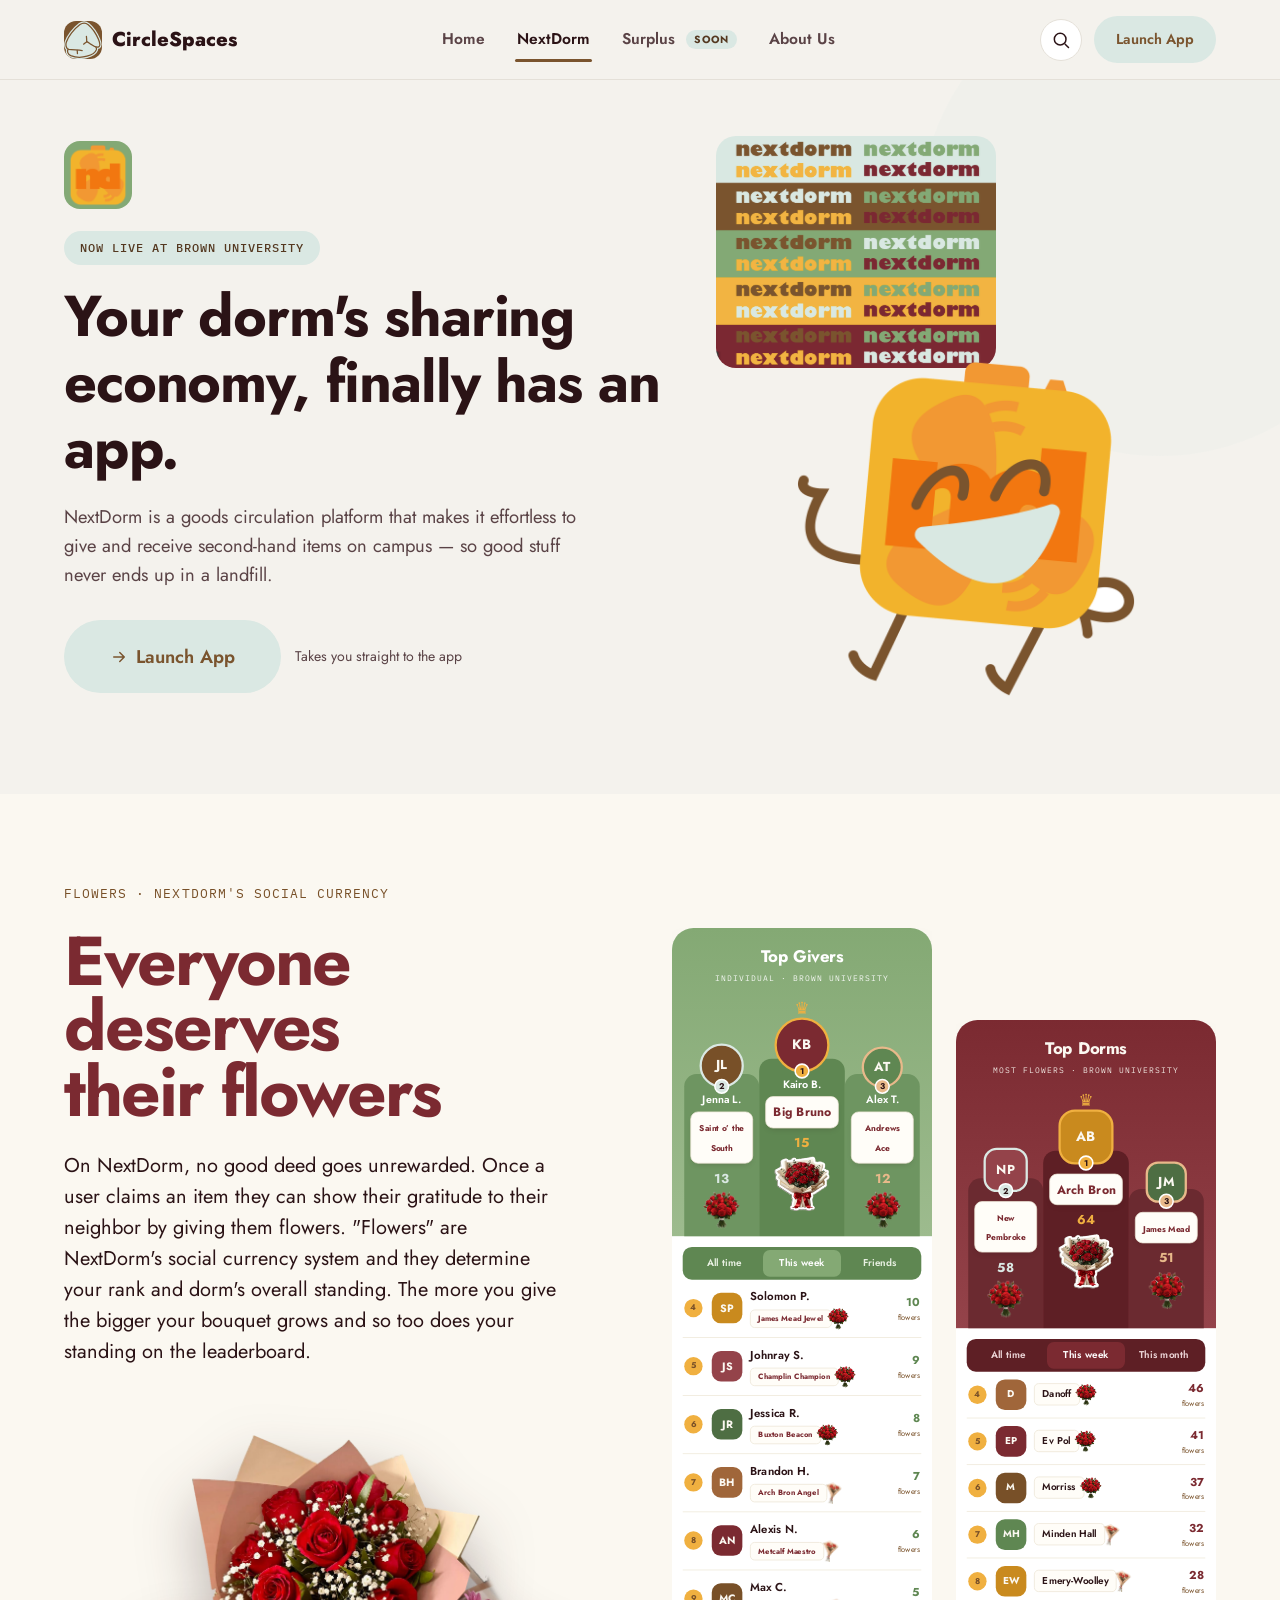
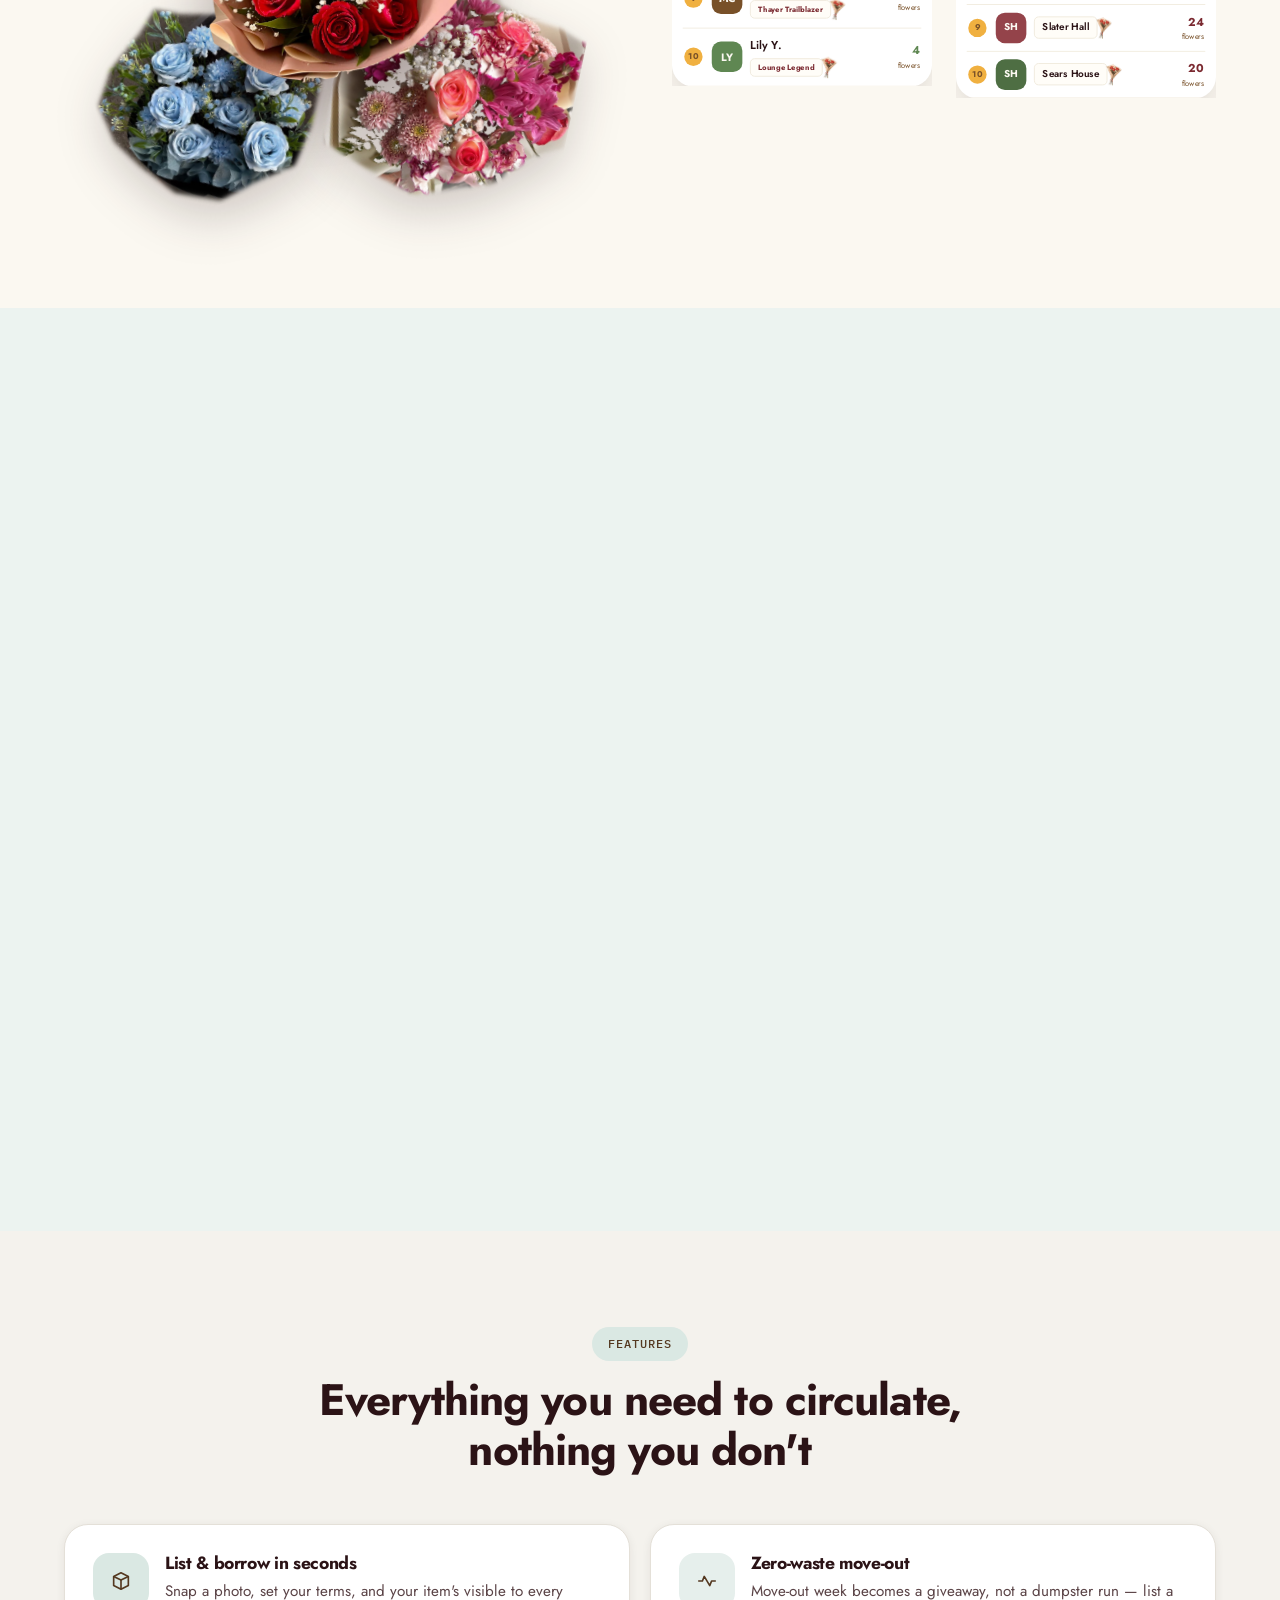
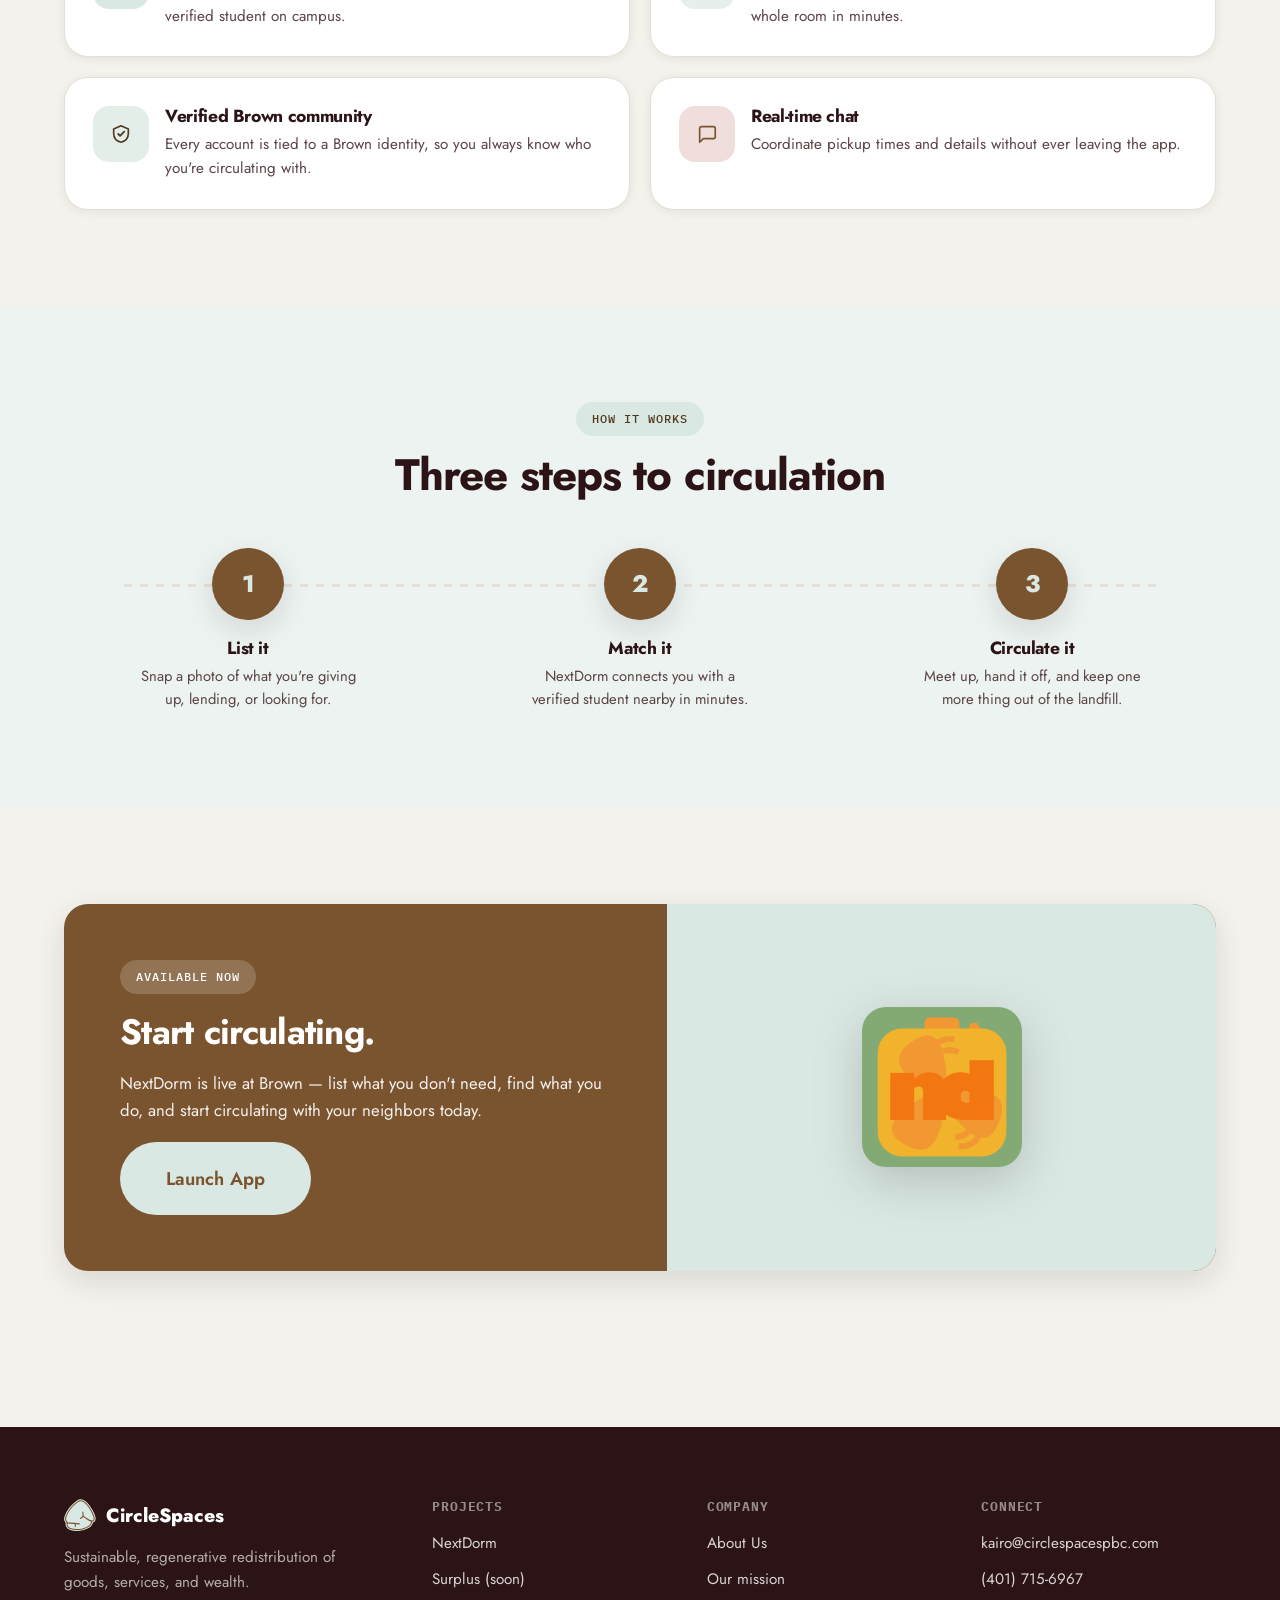
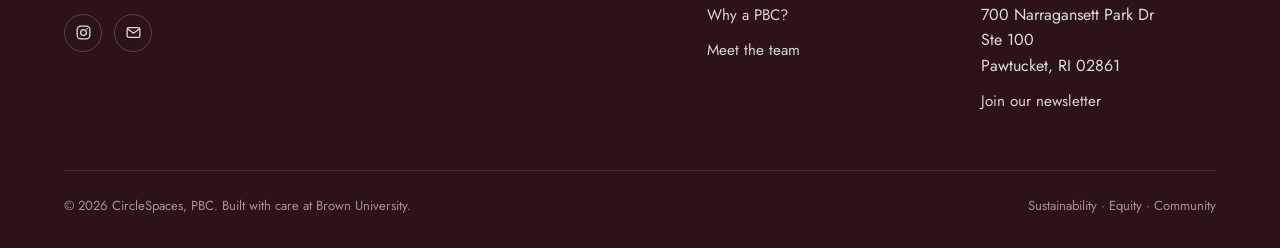
<file: nextdorm/index.html>
<!DOCTYPE html>
<html lang="en">
<head>
<meta charset="UTF-8">
<meta name="viewport" content="width=device-width, initial-scale=1.0">
<title>NextDorm — Share, Borrow, Circulate | CircleSpaces</title>
<meta name="description" content="NextDorm is a goods circulation platform making it effortless to give and receive second-hand items on Brown University's campus — live now.">
<link rel="preconnect" href="https://fonts.googleapis.com">
<link rel="preconnect" href="https://fonts.gstatic.com" crossorigin>
<link href="https://fonts.googleapis.com/css2?family=Jost:wght@400;500;600;700;800&family=IBM+Plex+Mono:wght@400;500&display=swap" rel="stylesheet">
<link rel="icon" href="/assets/brand/favicon.svg" type="image/svg+xml">
<link rel="apple-touch-icon" href="/assets/brand/logo-icon.svg">
<link rel="stylesheet" href="/css/styles.css">
<link rel="stylesheet" href="/css/nextdorm-flowers.css">
</head>
<body>
<a class="skip-link" href="#main">Skip to main content</a>

<header class="site-header">
  <nav class="nav container" aria-label="Primary">
    <a href="/" class="nav-brand">
      <img class="brand-mark" src="/assets/brand/logo-icon.svg" alt="" width="38" height="38">
      CircleSpaces
    </a>

    <div class="nav-links">
      <a href="/">Home</a>
      <a href="/nextdorm/" aria-current="page">NextDorm</a>
      <a href="/surplus/">Surplus <span class="nav-badge">Soon</span></a>
      <a href="/about/">About Us</a>
    </div>

    <div class="nav-actions">
      <div class="search-wrap">
        <button class="icon-btn" data-search-toggle aria-haspopup="true" aria-label="Search the site">
          <svg width="20" height="20" viewBox="0 0 24 24" fill="none" aria-hidden="true"><circle cx="11" cy="11" r="7" stroke="currentColor" stroke-width="1.8"/><path d="M21 21L17 17" stroke="currentColor" stroke-width="1.8" stroke-linecap="round"/></svg>
        </button>
        <div class="search-panel" data-search-panel data-open="false" role="dialog" aria-label="Site search">
          <label class="visually-hidden" for="search-input">Search CircleSpaces</label>
          <input type="search" id="search-input" placeholder="Search pages, mission, projects…">
          <ul class="search-results" data-search-results></ul>
        </div>
      </div>
      <a href="https://nextdorm-22251.web.app/" class="btn btn-primary btn-sm nav-cta">Launch App</a>
      <button class="icon-btn nav-toggle" data-nav-toggle aria-label="Open menu" aria-expanded="false" aria-controls="mobile-menu">
        <svg width="20" height="20" viewBox="0 0 24 24" fill="none" aria-hidden="true"><path d="M3 6H21M3 12H21M3 18H21" stroke="currentColor" stroke-width="1.8" stroke-linecap="round"/></svg>
      </button>
    </div>
  </nav>
</header>

<div class="mobile-menu" id="mobile-menu" data-mobile-menu data-open="false">
  <div class="mobile-menu-top">
    <button class="icon-btn" data-mobile-close aria-label="Close menu">
      <svg width="18" height="18" viewBox="0 0 24 24" fill="none" aria-hidden="true"><path d="M6 6L18 18M6 18L18 6" stroke="currentColor" stroke-width="1.8" stroke-linecap="round"/></svg>
    </button>
  </div>
  <nav aria-label="Mobile">
    <a href="/">Home</a>
    <a href="/nextdorm/">NextDorm</a>
    <a href="/surplus/">Surplus <span class="nav-badge">Soon</span></a>
    <a href="/about/">About Us</a>
  </nav>
  <a href="https://nextdorm-22251.web.app/" class="btn btn-primary">Launch App</a>
</div>

<main id="main">

  <!-- ============ HERO ============ -->
  <section class="section-pad" style="padding-top:56px;overflow:hidden;">
    <div class="container" style="position:relative;">
      <div class="blob" style="width:480px;height:480px;background:var(--yellow);top:-160px;right:-160px;opacity:0.14;"></div>

      <div class="nd-hero-grid" style="position:relative;z-index:1;align-items:center;">
        <div class="reveal is-visible">
          <img src="/assets/images/Logo-NextDorm.png" alt="NextDorm logo" style="width:68px;height:68px;border-radius:16px;margin-bottom:22px;">
          <span class="eyebrow">Now live at Brown University</span>
          <h1 style="margin-top:18px;font-size:clamp(2.3rem,5.5vw,3.6rem);">Your dorm's sharing economy, finally has an app.</h1>
          <p style="margin-top:20px;font-size:1.15rem;color:var(--ink-soft);max-width:520px;">
            NextDorm is a goods circulation platform that makes it effortless to give and receive second-hand items on campus — so good stuff never ends up in a landfill.
          </p>
          <div style="margin-top:30px;display:flex;gap:14px;flex-wrap:wrap;align-items:center;">
            <a href="https://nextdorm-22251.web.app/" class="btn btn-primary btn-lg">
              <svg width="18" height="18" viewBox="0 0 24 24" fill="none" aria-hidden="true"><path d="M5 12H19M19 12L13 6M19 12L13 18" stroke="currentColor" stroke-width="2" stroke-linecap="round" stroke-linejoin="round"/></svg>
              Launch App
            </a>
            <span style="font-size:0.88rem;color:var(--ink-soft);">Takes you straight to the app</span>
          </div>
        </div>
        <div class="reveal is-visible nd-hero-art">
          <img src="/assets/images/NextDorm-Banner.png" alt="NextDorm wordmark banner in brand colors" style="max-width:100%;border-radius:20px;">
          <img src="/assets/images/Character-Fanboy-transparent.png" alt="Fanboy, the NextDorm mascot, waving cheerfully" style="width:68%;margin:-10px auto 0;animation:float 5s ease-in-out infinite;">
        </div>
      </div>
    </div>
  </section>

  <!-- ============ FLOWERS ============ -->
  <section class="nd-flowers" id="flowers" aria-labelledby="flowers-title" data-flowers-section>
    <div class="nd-flowers-inner">
      <div class="nd-flowers-text reveal">
        <span class="nd-flowers-eyebrow">Flowers · NextDorm's social currency</span>
        <h2 id="flowers-title" class="nd-flowers-title">Everyone deserves their flowers</h2>
        <p class="nd-flowers-lede">On NextDorm, no good deed goes unrewarded. Once a user claims an item they can show their gratitude to their neighbor by giving them flowers. "Flowers" are NextDorm's social currency system and they determine your rank and dorm's overall standing. The more you give the bigger your bouquet grows and so too does your standing on the leaderboard.</p>
      </div>

      <div class="nd-boards reveal" data-flowers-boards>
        <div class="nd-board-wrap" data-flowers-wrap="people">
          <div class="nd-board nd-board--givers" data-flowers-board="people">
            <div class="nd-board-head">
              <div class="nd-board-head-title">
                <span class="nd-board-name">Top Givers</span>
                <span class="nd-board-sub">Individual · Brown University</span>
              </div>
              <div class="nd-podium" data-flowers-podium></div>
            </div>
            <div class="nd-board-body">
              <div class="nd-tabs">
                <span>All time</span><span class="is-active">This week</span><span>Friends</span>
              </div>
              <div class="nd-rows" data-flowers-rows></div>
            </div>
          </div>
        </div>

        <div class="nd-board-wrap nd-board-wrap--dorms" data-flowers-wrap="dorms" data-flowers-stagger>
          <div class="nd-board nd-board--dorms" data-flowers-board="dorms">
            <div class="nd-board-head">
              <div class="nd-board-head-title">
                <span class="nd-board-name">Top Dorms</span>
                <span class="nd-board-sub">Most flowers · Brown University</span>
              </div>
              <div class="nd-podium" data-flowers-podium></div>
            </div>
            <div class="nd-board-body">
              <div class="nd-tabs">
                <span>All time</span><span class="is-active">This week</span><span>This month</span>
              </div>
              <div class="nd-rows" data-flowers-rows></div>
            </div>
          </div>
        </div>
      </div>

      <div class="nd-bouquet reveal" aria-hidden="true">
        <img class="nd-bouquet-img nd-bouquet-blue" src="/assets/nextdorm-flowers/flower-blue.png" alt="">
        <img class="nd-bouquet-img nd-bouquet-pink" src="/assets/nextdorm-flowers/flower-pink.png" alt="">
        <img class="nd-bouquet-img nd-bouquet-red" src="/assets/nextdorm-flowers/bouquet.png" alt="">
      </div>
    </div>
  </section>

  <!-- ============ DESCRIPTION ============ -->
  <section class="section-pad" style="background:var(--mist-soft);">
    <div class="container">
      <div class="two-col">
        <img class="reveal" src="/assets/images/collage-dorm-vertical.jpg" alt="A cozy lofted dorm bed with a decorated gallery wall, fairy lights, and a desk setup below" loading="lazy">
        <div class="reveal">
          <span class="eyebrow">What is NextDorm?</span>
          <h2 style="margin-top:16px;font-size:clamp(1.8rem,3.5vw,2.4rem);">Sharing-economy circulation, built for campus life.</h2>
          <p style="margin-top:18px;color:var(--ink-soft);font-size:1.05rem;">
            Every move-in and move-out, Brown students buy things they'll use for a semester and then toss, donate off-campus, or leave on the curb. NextDorm turns that churn into a closed loop: list what you don't need, find what you do, and circulate it all within a verified campus community.
          </p>
          <p style="margin-top:14px;color:var(--ink-soft);font-size:1.05rem;">
            No app store required — NextDorm installs straight from your browser, so it's always one tap away.
          </p>
        </div>
      </div>
    </div>
  </section>

  <!-- ============ FEATURES ============ -->
  <section class="section-pad" id="features">
    <div class="container">
      <div class="section-head center">
        <span class="eyebrow">Features</span>
        <h2>Everything you need to circulate, nothing you don't</h2>
      </div>
      <div class="feature-grid reveal-stagger">
        <div class="card feature-card">
          <div class="pillar-icon" style="background:var(--mist);color:var(--green-dark);">
            <svg width="22" height="22" viewBox="0 0 24 24" fill="none" aria-hidden="true"><path d="M4 7L12 3L20 7V17L12 21L4 17V7Z" stroke="currentColor" stroke-width="1.8" stroke-linejoin="round"/><path d="M4 7L12 11L20 7" stroke="currentColor" stroke-width="1.8" stroke-linejoin="round"/><path d="M12 11V21" stroke="currentColor" stroke-width="1.8"/></svg>
          </div>
          <div>
            <h3>List &amp; borrow in seconds</h3>
            <p>Snap a photo, set your terms, and your item's visible to every verified student on campus.</p>
          </div>
        </div>
        <div class="card feature-card">
          <div class="pillar-icon" style="background:#E6EFEC;color:var(--yellow-dark);">
            <svg width="22" height="22" viewBox="0 0 24 24" fill="none" aria-hidden="true"><path d="M3 12H7L9 7L15 17L17 12H21" stroke="currentColor" stroke-width="1.8" stroke-linecap="round" stroke-linejoin="round"/></svg>
          </div>
          <div>
            <h3>Zero-waste move-out</h3>
            <p>Move-out week becomes a giveaway, not a dumpster run — list a whole room in minutes.</p>
          </div>
        </div>
        <div class="card feature-card">
          <div class="pillar-icon" style="background:#E3EEE8;color:var(--green-dark);">
            <svg width="22" height="22" viewBox="0 0 24 24" fill="none" aria-hidden="true"><path d="M9 12L11 14L15.5 9.5" stroke="currentColor" stroke-width="2" stroke-linecap="round" stroke-linejoin="round"/><path d="M12 3L4 6.5V11.5C4 16.5 7.5 19.9 12 21C16.5 19.9 20 16.5 20 11.5V6.5L12 3Z" stroke="currentColor" stroke-width="1.8" stroke-linejoin="round"/></svg>
          </div>
          <div>
            <h3>Verified Brown community</h3>
            <p>Every account is tied to a Brown identity, so you always know who you're circulating with.</p>
          </div>
        </div>
        <div class="card feature-card">
          <div class="pillar-icon" style="background:#F0DEDC;color:var(--maroon);">
            <svg width="22" height="22" viewBox="0 0 24 24" fill="none" aria-hidden="true"><path d="M21 15C21 16.1 20.1 17 19 17H8L4 21V6C4 4.9 4.9 4 6 4H19C20.1 4 21 4.9 21 6V15Z" stroke="currentColor" stroke-width="1.8" stroke-linejoin="round"/></svg>
          </div>
          <div>
            <h3>Real-time chat</h3>
            <p>Coordinate pickup times and details without ever leaving the app.</p>
          </div>
        </div>
      </div>
    </div>
  </section>

  <!-- ============ HOW IT WORKS ============ -->
  <section class="section-pad" id="how-it-works" style="background:var(--mist-soft);">
    <div class="container">
      <div class="section-head center">
        <span class="eyebrow">How it works</span>
        <h2>Three steps to circulation</h2>
      </div>
      <div class="path reveal-stagger">
        <div class="path-step">
          <div class="path-num">1</div>
          <h3>List it</h3>
          <p>Snap a photo of what you're giving up, lending, or looking for.</p>
        </div>
        <div class="path-step">
          <div class="path-num">2</div>
          <h3>Match it</h3>
          <p>NextDorm connects you with a verified student nearby in minutes.</p>
        </div>
        <div class="path-step">
          <div class="path-num">3</div>
          <h3>Circulate it</h3>
          <p>Meet up, hand it off, and keep one more thing out of the landfill.</p>
        </div>
      </div>
    </div>
  </section>

  <!-- ============ BIG LAUNCH CTA ============ -->
  <section class="section-pad" id="launch">
    <div class="container">
      <div class="flagship reveal" style="background:var(--green);">
        <div class="flagship-copy">
          <span class="eyebrow">Available now</span>
          <h3>Start circulating.</h3>
          <p>NextDorm is live at Brown — list what you don't need, find what you do, and start circulating with your neighbors today.</p>
          <div>
            <a href="https://nextdorm-22251.web.app/" class="btn btn-primary btn-lg">Launch App</a>
          </div>
        </div>
        <div class="flagship-visual" style="background:var(--mist);">
          <img class="mascot" src="/assets/images/Logo-NextDorm.png" alt="NextDorm app icon" style="width:40%;max-width:160px;border-radius:24px;">
        </div>
      </div>
    </div>
  </section>

</main>

<!-- ============ FOOTER ============ -->
<footer class="site-footer">
  <div class="container">
    <div class="footer-top">
      <div>
        <div class="footer-brand">
          <img src="/assets/brand/logo.svg" alt="" width="32" height="32">
          CircleSpaces
        </div>
        <p class="footer-tagline">Sustainable, regenerative redistribution of goods, services, and wealth.</p>
        <div class="footer-social" style="margin-top:20px;">
          <a href="#" aria-label="CircleSpaces on Instagram"><svg width="17" height="17" viewBox="0 0 24 24" fill="none" aria-hidden="true"><rect x="3" y="3" width="18" height="18" rx="5" stroke="currentColor" stroke-width="1.8"/><circle cx="12" cy="12" r="4" stroke="currentColor" stroke-width="1.8"/><circle cx="17.2" cy="6.8" r="1" fill="currentColor"/></svg></a>
          <a href="mailto:kairo@circlespacespbc.com" aria-label="Email CircleSpaces"><svg width="17" height="17" viewBox="0 0 24 24" fill="none" aria-hidden="true"><rect x="3" y="5" width="18" height="14" rx="2.5" stroke="currentColor" stroke-width="1.8"/><path d="M4 7L12 13L20 7" stroke="currentColor" stroke-width="1.8" stroke-linecap="round" stroke-linejoin="round"/></svg></a>
        </div>
      </div>
      <div class="footer-col">
        <h4>Projects</h4>
        <ul>
          <li><a href="/nextdorm/">NextDorm</a></li>
          <li><a href="/surplus/">Surplus (soon)</a></li>
        </ul>
      </div>
      <div class="footer-col">
        <h4>Company</h4>
        <ul>
          <li><a href="/about/">About Us</a></li>
          <li><a href="/about/#mission">Our mission</a></li>
          <li><a href="/about/#pbc">Why a PBC?</a></li>
          <li><a href="/about/#team">Meet the team</a></li>
        </ul>
      </div>
      <div class="footer-col">
        <h4>Connect</h4>
        <ul>
          <li><a href="mailto:kairo@circlespacespbc.com">kairo@circlespacespbc.com</a></li>
          <li><a href="tel:+14017156967">(401) 715-6967</a></li>
          <li>700 Narragansett Park Dr<br>Ste 100<br>Pawtucket, RI 02861</li>
          <li><a href="/#join">Join our newsletter</a></li>
        </ul>
      </div>
    </div>
    <div class="footer-bottom">
      <span>© 2026 CircleSpaces, PBC. Built with care at Brown University.</span>
      <span>Sustainability · Equity · Community</span>
    </div>
  </div>
</footer>

<div class="modal-overlay" data-waitlist-modal data-open="false" role="dialog" aria-modal="true" aria-labelledby="modal-title">
  <div class="modal-box">
    <button class="icon-btn modal-close" data-close-modal aria-label="Close dialog">
      <svg width="16" height="16" viewBox="0 0 24 24" fill="none" aria-hidden="true"><path d="M6 6L18 18M6 18L18 6" stroke="currentColor" stroke-width="1.8" stroke-linecap="round"/></svg>
    </button>
    <h3 id="modal-title" data-modal-title>Be first in line for NextDorm</h3>
    <p data-modal-body>NextDorm is launching soon on Brown's campus. Leave your email and we'll notify you the moment the app goes live.</p>
    <form class="modal-form" name="waitlist" method="POST" data-netlify="true" netlify-honeypot="bot-field">
      <input type="hidden" name="form-name" value="waitlist">
      <input type="hidden" name="source" value="nextdorm-modal">
      <p class="visually-hidden"><label>Don't fill this out if you're human: <input name="bot-field"></label></p>
      <div>
        <label for="modal-email">Email address</label>
        <input type="email" id="modal-email" name="email" placeholder="you@brown.edu" required>
      </div>
      <button type="submit" class="btn btn-primary" style="margin-top:4px;">Notify me</button>
    </form>
    <p class="modal-error" data-modal-error>Something went wrong — please try again, or email us directly.</p>
    <div class="modal-success" data-modal-success>
      <div class="pillar-icon" style="background:var(--mist);color:var(--green-dark);">
        <svg width="26" height="26" viewBox="0 0 24 24" fill="none" aria-hidden="true"><path d="M5 13L9.5 17.5L19 7" stroke="currentColor" stroke-width="2.2" stroke-linecap="round" stroke-linejoin="round"/></svg>
      </div>
      <h3>You're on the list!</h3>
      <p>We'll email you the moment it's ready.</p>
    </div>
  </div>
</div>

<script src="/js/main.js"></script>
<script src="/js/flowers-data.js"></script>
<script src="/js/nextdorm-flowers.js"></script>
</body>
</html>
</file>
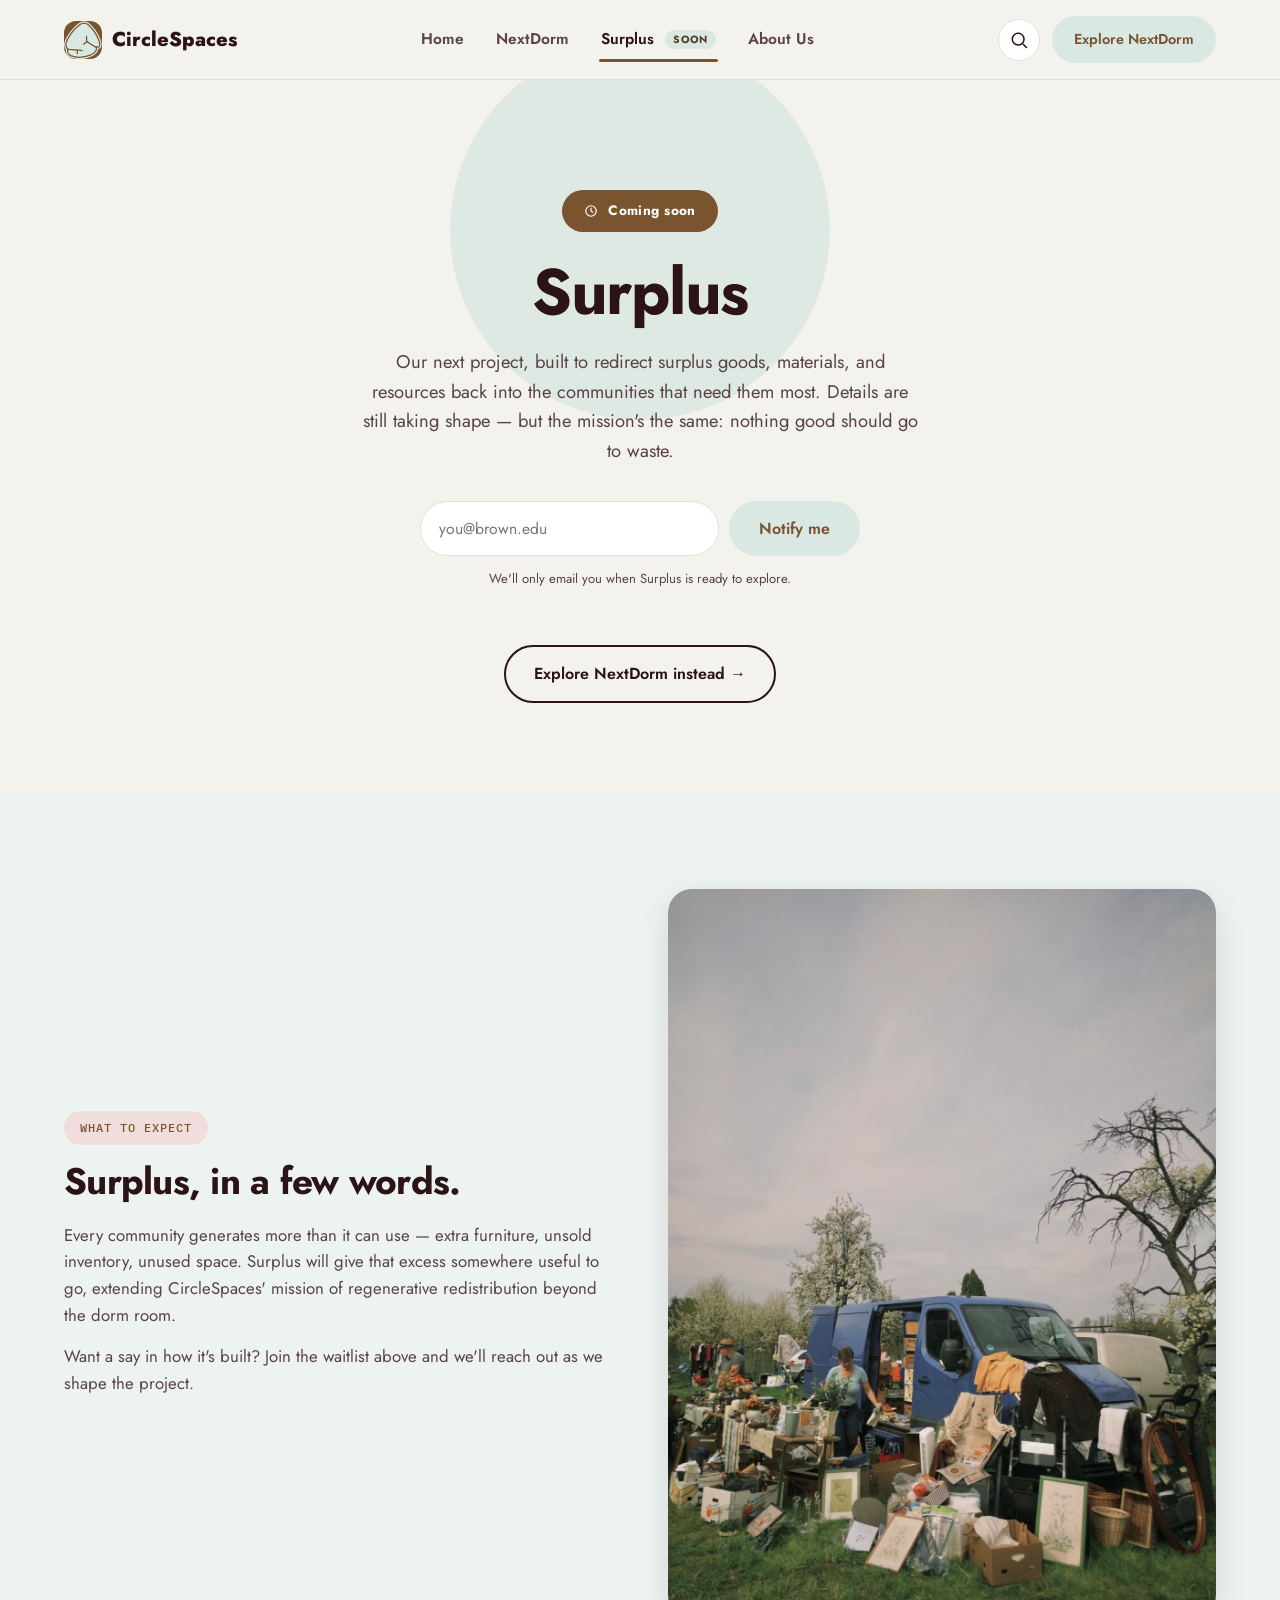
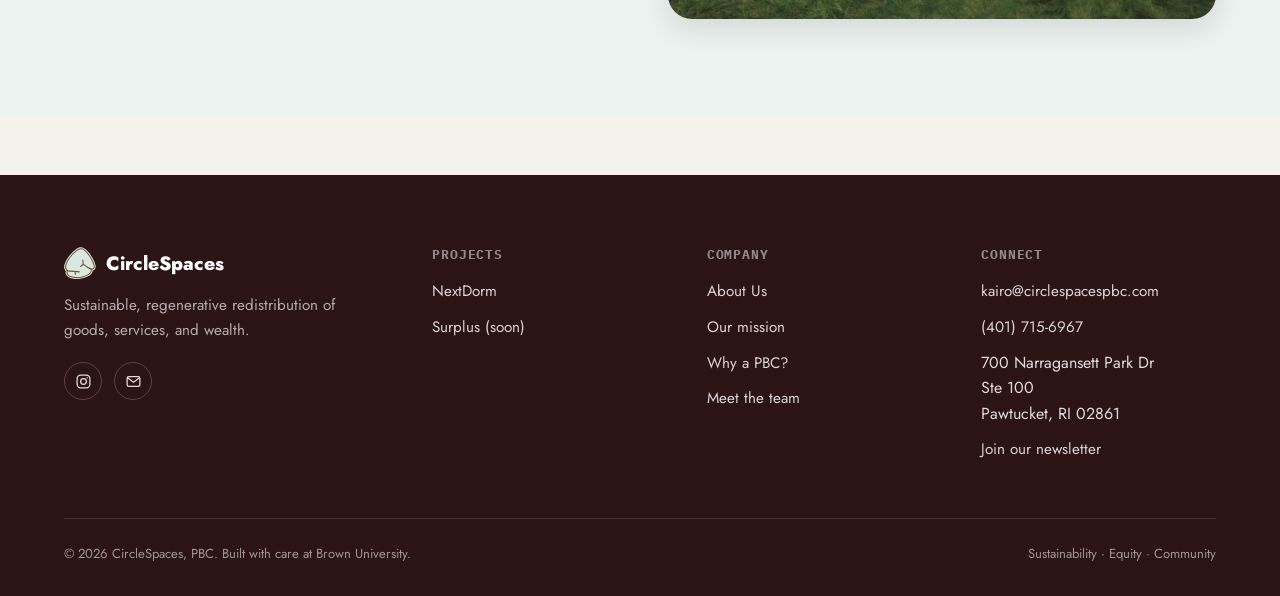
<file: surplus/index.html>
<!DOCTYPE html>
<html lang="en">
<head>
<meta charset="UTF-8">
<meta name="viewport" content="width=device-width, initial-scale=1.0">
<title>Surplus — Coming Soon | CircleSpaces</title>
<meta name="description" content="Surplus is CircleSpaces' next project, redirecting surplus goods and resources back into the communities that need them. Coming soon.">
<link rel="preconnect" href="https://fonts.googleapis.com">
<link rel="preconnect" href="https://fonts.gstatic.com" crossorigin>
<link href="https://fonts.googleapis.com/css2?family=Jost:wght@400;500;600;700;800&family=IBM+Plex+Mono:wght@400;500&display=swap" rel="stylesheet">
<link rel="icon" href="/assets/brand/favicon.svg" type="image/svg+xml">
<link rel="apple-touch-icon" href="/assets/brand/logo-icon.svg">
<link rel="stylesheet" href="/css/styles.css">
</head>
<body>
<a class="skip-link" href="#main">Skip to main content</a>

<header class="site-header">
  <nav class="nav container" aria-label="Primary">
    <a href="/" class="nav-brand">
      <img class="brand-mark" src="/assets/brand/logo-icon.svg" alt="" width="38" height="38">
      CircleSpaces
    </a>

    <div class="nav-links">
      <a href="/">Home</a>
      <a href="/nextdorm/">NextDorm</a>
      <a href="/surplus/" aria-current="page">Surplus <span class="nav-badge">Soon</span></a>
      <a href="/about/">About Us</a>
    </div>

    <div class="nav-actions">
      <div class="search-wrap">
        <button class="icon-btn" data-search-toggle aria-haspopup="true" aria-label="Search the site">
          <svg width="20" height="20" viewBox="0 0 24 24" fill="none" aria-hidden="true"><circle cx="11" cy="11" r="7" stroke="currentColor" stroke-width="1.8"/><path d="M21 21L17 17" stroke="currentColor" stroke-width="1.8" stroke-linecap="round"/></svg>
        </button>
        <div class="search-panel" data-search-panel data-open="false" role="dialog" aria-label="Site search">
          <label class="visually-hidden" for="search-input">Search CircleSpaces</label>
          <input type="search" id="search-input" placeholder="Search pages, mission, projects…">
          <ul class="search-results" data-search-results></ul>
        </div>
      </div>
      <a href="/nextdorm/" class="btn btn-primary btn-sm nav-cta">Explore NextDorm</a>
      <button class="icon-btn nav-toggle" data-nav-toggle aria-label="Open menu" aria-expanded="false" aria-controls="mobile-menu">
        <svg width="20" height="20" viewBox="0 0 24 24" fill="none" aria-hidden="true"><path d="M3 6H21M3 12H21M3 18H21" stroke="currentColor" stroke-width="1.8" stroke-linecap="round"/></svg>
      </button>
    </div>
  </nav>
</header>

<div class="mobile-menu" id="mobile-menu" data-mobile-menu data-open="false">
  <div class="mobile-menu-top">
    <button class="icon-btn" data-mobile-close aria-label="Close menu">
      <svg width="18" height="18" viewBox="0 0 24 24" fill="none" aria-hidden="true"><path d="M6 6L18 18M6 18L18 6" stroke="currentColor" stroke-width="1.8" stroke-linecap="round"/></svg>
    </button>
  </div>
  <nav aria-label="Mobile">
    <a href="/">Home</a>
    <a href="/nextdorm/">NextDorm</a>
    <a href="/surplus/">Surplus <span class="nav-badge">Soon</span></a>
    <a href="/about/">About Us</a>
  </nav>
  <a href="/nextdorm/" class="btn btn-primary">Explore NextDorm</a>
</div>

<main id="main">

  <section class="coming-soon-hero container" style="position:relative;">
    <div class="blob" style="width:380px;height:380px;background:var(--mist);top:-40px;left:50%;transform:translateX(-50%);opacity:0.8;z-index:0;"></div>

    <div style="position:relative;z-index:1;">
      <span class="coming-soon-badge reveal is-visible">
        <svg width="14" height="14" viewBox="0 0 24 24" fill="none" aria-hidden="true"><circle cx="12" cy="12" r="9" stroke="white" stroke-width="2"/><path d="M12 7V12L15 14" stroke="white" stroke-width="2" stroke-linecap="round" stroke-linejoin="round"/></svg>
        Coming soon
      </span>
      <h1 class="reveal is-visible" style="font-size:clamp(2.4rem,6vw,4rem);">Surplus</h1>
      <p class="reveal is-visible" style="margin-top:18px;font-size:1.15rem;color:var(--ink-soft);max-width:560px;margin-inline:auto;">
        Our next project, built to redirect surplus goods, materials, and resources back into the communities that need them most. Details are still taking shape — but the mission's the same: nothing good should go to waste.
      </p>

      <form class="cta-form reveal is-visible" data-newsletter-form name="waitlist" method="POST" data-netlify="true" netlify-honeypot="bot-field" style="margin-top:36px;">
        <input type="hidden" name="form-name" value="waitlist">
        <input type="hidden" name="source" value="surplus-page">
        <p class="visually-hidden"><label>Don't fill this out if you're human: <input name="bot-field"></label></p>
        <label class="visually-hidden" for="surplus-email">Email address</label>
        <input type="email" id="surplus-email" name="email" placeholder="you@brown.edu" required>
        <button type="submit" class="btn btn-primary">Notify me</button>
      </form>
      <p class="form-success text-center" data-newsletter-success>You're on the list — we'll let you know the moment Surplus is ready!</p>
      <p class="form-error text-center" data-newsletter-error>Something went wrong — please try again in a moment.</p>
      <p class="form-note reveal is-visible">We'll only email you when Surplus is ready to explore.</p>

      <div class="reveal" style="margin-top:56px;">
        <a href="/nextdorm/" class="btn btn-outline">Explore NextDorm instead →</a>
      </div>
    </div>
  </section>

  <section class="section-pad" style="background:var(--mist-soft);">
    <div class="container">
      <div class="two-col">
        <div class="reveal">
          <span class="eyebrow" style="background:#F0DEDC;color:var(--maroon);">What to expect</span>
          <h2 style="margin-top:16px;font-size:clamp(1.8rem,3.5vw,2.3rem);">Surplus, in a few words.</h2>
          <p style="margin-top:18px;color:var(--ink-soft);font-size:1.05rem;">
            Every community generates more than it can use — extra furniture, unsold inventory, unused space. Surplus will give that excess somewhere useful to go, extending CircleSpaces' mission of regenerative redistribution beyond the dorm room.
          </p>
          <p style="margin-top:14px;color:var(--ink-soft);font-size:1.05rem;">
            Want a say in how it's built? Join the waitlist above and we'll reach out as we shape the project.
          </p>
        </div>
        <img class="reveal" src="/assets/images/collage-fleamarket.jpg" alt="A flea-market style stall of secondhand goods being resold outdoors" loading="lazy">
      </div>
    </div>
  </section>

</main>

<footer class="site-footer">
  <div class="container">
    <div class="footer-top">
      <div>
        <div class="footer-brand">
          <img src="/assets/brand/logo.svg" alt="" width="32" height="32">
          CircleSpaces
        </div>
        <p class="footer-tagline">Sustainable, regenerative redistribution of goods, services, and wealth.</p>
        <div class="footer-social" style="margin-top:20px;">
          <a href="#" aria-label="CircleSpaces on Instagram"><svg width="17" height="17" viewBox="0 0 24 24" fill="none" aria-hidden="true"><rect x="3" y="3" width="18" height="18" rx="5" stroke="currentColor" stroke-width="1.8"/><circle cx="12" cy="12" r="4" stroke="currentColor" stroke-width="1.8"/><circle cx="17.2" cy="6.8" r="1" fill="currentColor"/></svg></a>
          <a href="mailto:kairo@circlespacespbc.com" aria-label="Email CircleSpaces"><svg width="17" height="17" viewBox="0 0 24 24" fill="none" aria-hidden="true"><rect x="3" y="5" width="18" height="14" rx="2.5" stroke="currentColor" stroke-width="1.8"/><path d="M4 7L12 13L20 7" stroke="currentColor" stroke-width="1.8" stroke-linecap="round" stroke-linejoin="round"/></svg></a>
        </div>
      </div>
      <div class="footer-col">
        <h4>Projects</h4>
        <ul>
          <li><a href="/nextdorm/">NextDorm</a></li>
          <li><a href="/surplus/">Surplus (soon)</a></li>
        </ul>
      </div>
      <div class="footer-col">
        <h4>Company</h4>
        <ul>
          <li><a href="/about/">About Us</a></li>
          <li><a href="/about/#mission">Our mission</a></li>
          <li><a href="/about/#pbc">Why a PBC?</a></li>
          <li><a href="/about/#team">Meet the team</a></li>
        </ul>
      </div>
      <div class="footer-col">
        <h4>Connect</h4>
        <ul>
          <li><a href="mailto:kairo@circlespacespbc.com">kairo@circlespacespbc.com</a></li>
          <li><a href="tel:+14017156967">(401) 715-6967</a></li>
          <li>700 Narragansett Park Dr<br>Ste 100<br>Pawtucket, RI 02861</li>
          <li><a href="/#join">Join our newsletter</a></li>
        </ul>
      </div>
    </div>
    <div class="footer-bottom">
      <span>© 2026 CircleSpaces, PBC. Built with care at Brown University.</span>
      <span>Sustainability · Equity · Community</span>
    </div>
  </div>
</footer>

<script src="/js/main.js"></script>
</body>
</html>
</file>
<file: css/circlespaces-tokens.css>
:root {
  /* Colors — sampled from the NextDorm palette */
  --cs-blue: #DAE8E3;      /* Commons Blue: primary light ground / mark on dark */
  --cs-brick: #7A542E;     /* Brown: primary dark ground / mark on light, headings, links */
  --cs-brick-deep: #543820;/* hover/pressed for Brown */
  --cs-ink: #2B1316;       /* body text, footer ground */
  --cs-ink-muted: #5A4346; /* secondary text */
  --cs-paper: #F4F2ED;     /* page background */
  --cs-surface: #FFFFFF;   /* cards */
  --cs-line: #E4E0D8;      /* 1px card borders */

  /* Type */
  --cs-font-sans: "Jost", system-ui, sans-serif;            /* Google Fonts, weights 400–800 */
  --cs-font-mono: "IBM Plex Mono", ui-monospace, monospace; /* labels, 11–13px, uppercase, .08em tracking */

  /* Radii */
  --cs-radius-sm: 8px;
  --cs-radius-md: 14px;
  --cs-radius-lg: 18px;
  --cs-radius-pill: 999px;

  /* Shadow */
  --cs-shadow-card: 0 20px 50px -30px rgba(43,19,22,.35);
}
</file>
<file: css/circlespaces-home.css>
/* CircleSpaces homepage — "Kin" identity (Brick / Commons Blue / Jost) */

* { box-sizing: border-box; }

html { -webkit-text-size-adjust: 100%; }

body.cs-home {
  margin: 0;
  background: var(--cs-paper);
  color: var(--cs-ink);
  font-family: var(--cs-font-sans);
  -webkit-font-smoothing: antialiased;
}

.cs-home a { color: inherit; text-decoration: none; }
.cs-home button { font-family: inherit; cursor: pointer; }
.cs-home img { max-width: 100%; display: block; }

@media (prefers-reduced-motion: reduce) {
  .cs-home *, .cs-home *::before, .cs-home *::after {
    transition-duration: 0.001ms !important;
  }
}

.cs-skip-link {
  position: absolute;
  left: -9999px;
  top: 0;
  background: var(--cs-ink);
  color: var(--cs-blue);
  padding: 10px 18px;
  border-radius: var(--cs-radius-sm);
  z-index: 1000;
}
.cs-skip-link:focus {
  left: 16px;
  top: 16px;
}

.cs-home :focus-visible {
  outline: 3px solid var(--cs-ink);
  outline-offset: 2px;
  border-radius: 4px;
}

.cs-mark { color: inherit; flex-shrink: 0; }

/* ---------- Nav ---------- */
.cs-nav {
  display: flex;
  align-items: center;
  justify-content: space-between;
  gap: 16px;
  flex-wrap: wrap;
  padding: 18px clamp(18px, 4vw, 48px);
  background: var(--cs-brick);
  color: var(--cs-blue);
}
.cs-nav-lockup {
  display: flex;
  align-items: center;
  gap: 10px;
}
.cs-nav-lockup .cs-mark { width: 32px; height: 32px; }
.cs-nav-wordmark {
  font-size: 24px;
  font-weight: 700;
  letter-spacing: -0.03em;
}
.cs-nav-links {
  display: flex;
  gap: clamp(14px, 2.4vw, 32px);
  align-items: center;
  flex-wrap: wrap;
  font-size: 16px;
}
.cs-nav-links a {
  padding: 4px 2px;
  transition: opacity 150ms ease;
}
.cs-nav-links a:hover,
.cs-nav-links a:focus-visible {
  opacity: 0.72;
}
a.cs-pill {
  display: inline-flex;
  align-items: center;
  background: var(--cs-blue);
  color: var(--cs-brick);
  padding: 9px 18px;
  border-radius: var(--cs-radius-pill);
  font-weight: 600;
  transition: filter 150ms ease;
}
.cs-pill:hover,
.cs-pill:focus-visible {
  filter: brightness(0.9);
}

/* ---------- Hero ---------- */
.cs-hero {
  background: var(--cs-brick);
  color: var(--cs-blue);
  padding: clamp(40px, 6vw, 88px) clamp(18px, 4vw, 48px) clamp(20px, 3vw, 36px);
  display: grid;
  grid-template-columns: repeat(auto-fit, minmax(280px, 1fr));
  gap: 40px;
  align-items: center;
}
.cs-hero-copy {
  display: flex;
  flex-direction: column;
  gap: 22px;
}
.cs-hero-copy h1 {
  margin: 0;
  font-size: clamp(42px, 6vw, 84px);
  line-height: 0.95;
  font-weight: 700;
  letter-spacing: -0.03em;
  text-wrap: balance;
}
.cs-hero-copy p {
  margin: 0;
  font-size: clamp(17px, 1.6vw, 20px);
  line-height: 1.5;
  max-width: 520px;
  text-wrap: pretty;
}

.cs-hero-visual {
  display: flex;
  flex-direction: column;
  align-items: center;
  gap: 28px;
}
.cs-hero-badge {
  position: relative;
  width: clamp(220px, 24vw, 360px);
  height: clamp(220px, 24vw, 360px);
  flex-shrink: 0;
}
.cs-badge-ring {
  position: absolute;
  inset: 0;
  width: 100%;
  height: 100%;
  animation: cs-badge-spin 22s linear infinite;
}
.cs-badge-ring text {
  fill: var(--cs-blue);
  font-family: "IBM Plex Mono", monospace;
  text-transform: uppercase;
}
.cs-badge-logo {
  position: absolute;
  top: 50%;
  left: 50%;
  width: 52%;
  transform: translate(-50%, -50%);
}
@keyframes cs-badge-spin {
  to { transform: rotate(360deg); }
}
@media (prefers-reduced-motion: reduce) {
  .cs-badge-ring { animation: none; }
}
.cs-hero-actions {
  display: flex;
  gap: 12px;
  flex-wrap: wrap;
}
.cs-btn {
  font-size: 17px;
  font-weight: 600;
  border-radius: var(--cs-radius-pill);
  transition: filter 150ms ease, background 150ms ease, color 150ms ease;
}
a.cs-btn-primary {
  background: var(--cs-blue);
  color: var(--cs-brick);
  padding: 14px 24px;
}
a.cs-btn-primary:hover,
a.cs-btn-primary:focus-visible {
  filter: brightness(0.9);
}
a.cs-btn-outline {
  border: 2px solid var(--cs-blue);
  padding: 12px 22px;
  background: transparent;
  color: var(--cs-blue);
}
a.cs-btn-outline:hover,
a.cs-btn-outline:focus-visible {
  background: var(--cs-blue);
  color: var(--cs-brick);
}
.cs-hero-mark {
  display: grid;
  place-items: center;
}
.cs-hero-mark .cs-mark {
  width: min(100%, 380px);
  aspect-ratio: 1;
}

/* ---------- Products ---------- */
.cs-products {
  background: var(--cs-paper);
  padding: clamp(40px, 6vw, 80px) clamp(18px, 4vw, 48px);
  display: flex;
  flex-direction: column;
  gap: 28px;
}
.cs-eyebrow {
  font-family: var(--cs-font-mono);
  font-size: 12px;
  letter-spacing: 0.08em;
  text-transform: uppercase;
  color: var(--cs-brick);
}
.cs-product-grid {
  display: grid;
  grid-template-columns: repeat(auto-fit, minmax(280px, 1fr));
  gap: 20px;
}
.cs-product-card {
  background: var(--cs-surface);
  border-radius: var(--cs-radius-md);
  overflow: hidden;
  display: flex;
  flex-direction: column;
  transition: transform 200ms ease, box-shadow 200ms ease;
}
.cs-product-card:hover {
  transform: translateY(-4px);
  box-shadow: var(--cs-shadow-card);
}
.cs-product-media {
  aspect-ratio: 16 / 7;
  display: block;
}
.cs-product-media img {
  width: 100%;
  height: 100%;
  object-fit: contain;
  background: #84A974;
}
.cs-product-media.cs-placeholder {
  background: repeating-linear-gradient(135deg, var(--cs-blue) 0 10px, #D0E0D9 10px 20px);
  display: grid;
  place-items: center;
  font-family: var(--cs-font-mono);
  font-size: 12px;
  color: var(--cs-brick);
  text-align: center;
  padding: 0 16px;
}
.cs-product-body {
  padding: 22px;
  display: flex;
  flex-direction: column;
  gap: 8px;
  border: 1px solid var(--cs-line);
  border-top: none;
  flex: 1;
}
.cs-product-title-row {
  display: flex;
  justify-content: space-between;
  align-items: baseline;
  gap: 12px;
}
.cs-product-title-row .wordmark {
  font-size: 28px;
  font-weight: 700;
  letter-spacing: -0.02em;
  color: var(--cs-brick);
}
.cs-product-title-row .tag {
  font-family: var(--cs-font-mono);
  font-size: 11px;
  letter-spacing: 0.08em;
  text-transform: uppercase;
  color: var(--cs-ink-muted);
  white-space: nowrap;
}
.cs-product-body p {
  margin: 0;
  font-size: 16px;
  line-height: 1.5;
  color: var(--cs-ink-muted);
}

/* ---------- Nearby item feed (now a background layer behind the logo button) ---------- */
.cs-feed-track-wrap {
  overflow: hidden;
  -webkit-mask-image: linear-gradient(to right, transparent, #000 8%, #000 92%, transparent);
  mask-image: linear-gradient(to right, transparent, #000 8%, #000 92%, transparent);
}
.cs-feed-track {
  display: flex;
  width: max-content;
  gap: 20px;
  padding: 10px clamp(18px, 4vw, 48px);
  animation: cs-feed-scroll 38s linear infinite;
}
@keyframes cs-feed-scroll {
  to { transform: translateX(-50%); }
}
.cs-feed-card {
  position: relative;
  flex-shrink: 0;
  width: 190px;
  height: 230px;
  border-radius: var(--cs-radius-lg);
  overflow: hidden;
  box-shadow: var(--cs-shadow-card);
  animation: cs-feed-pulse 5.5s ease-in-out infinite;
  animation-delay: calc(var(--i) * -0.7s);
}
.cs-feed-media {
  width: 100%;
  height: 100%;
}
.cs-feed-card img {
  width: 100%;
  height: 100%;
  object-fit: cover;
}
.cs-feed-placeholder {
  width: 100%;
  height: 100%;
  display: flex;
  align-items: center;
  justify-content: center;
  text-align: center;
  background: repeating-linear-gradient(135deg, var(--cs-blue) 0 10px, #D0E0D9 10px 20px);
  color: var(--cs-brick);
  font-family: var(--cs-font-mono);
  font-size: 12px;
  line-height: 1.5;
  padding: 0 16px;
}
.cs-feed-pin {
  position: absolute;
  left: 10px;
  bottom: 10px;
  right: 10px;
  display: flex;
  align-items: center;
  gap: 5px;
  background: rgba(43, 19, 22, 0.78);
  color: var(--cs-blue);
  font-family: var(--cs-font-mono);
  font-size: 10.5px;
  letter-spacing: 0.01em;
  padding: 6px 9px;
  border-radius: var(--cs-radius-pill);
  backdrop-filter: blur(3px);
}
.cs-feed-pin-icon {
  flex-shrink: 0;
  color: var(--cs-blue);
}
@keyframes cs-feed-pulse {
  0%, 100% { opacity: 0.55; transform: scale(0.92); }
  50% { opacity: 1; transform: scale(1); }
}
@media (prefers-reduced-motion: reduce) {
  .cs-feed-track { animation: none; }
  .cs-feed-card { animation: none; opacity: 1; transform: none; }
}

/* ---------- Triangular vs Circular ---------- */
.cs-compare {
  background: var(--cs-blue);
  color: var(--cs-brick);
  padding: clamp(40px, 6vw, 80px) clamp(18px, 4vw, 48px);
  display: grid;
  grid-template-columns: repeat(auto-fit, minmax(240px, 1fr));
  gap: 32px;
}
.cs-compare-col {
  display: flex;
  flex-direction: column;
  gap: 14px;
}
.cs-compare-col svg {
  width: 56px;
  height: 56px;
  fill: currentColor;
}
.cs-compare-col .title {
  font-size: 24px;
  font-weight: 600;
}
.cs-compare-col .lines {
  font-size: 17px;
  line-height: 1.6;
  color: var(--cs-ink);
}

/* ---------- Footer ---------- */
.cs-footer {
  background: var(--cs-ink);
  color: var(--cs-blue);
  padding: 28px clamp(18px, 4vw, 48px);
  display: flex;
  flex-direction: column;
  gap: 16px;
}
.cs-footer-top {
  display: flex;
  justify-content: space-between;
  align-items: center;
  gap: 16px;
  flex-wrap: wrap;
}
.cs-footer-lockup {
  display: flex;
  align-items: center;
  gap: 10px;
}
.cs-footer-contact {
  display: flex;
  gap: 8px 24px;
  flex-wrap: wrap;
  font-family: var(--cs-font-mono);
  font-size: 12px;
  color: rgba(218, 232, 227, 0.65);
  padding-top: 16px;
  border-top: 1px solid rgba(218, 232, 227, 0.15);
}
.cs-footer-contact a {
  transition: color 150ms ease;
}
.cs-footer-contact a:hover,
.cs-footer-contact a:focus-visible {
  color: var(--cs-blue);
}
.cs-footer-lockup .cs-mark { width: 24px; height: 24px; }
.cs-footer-lockup span {
  font-weight: 700;
  font-size: 18px;
  letter-spacing: -0.02em;
}
.cs-footer-tag {
  font-family: var(--cs-font-mono);
  font-size: 12px;
}
</file>
<file: css/nextdorm-live.css>
/* NextDorm "is live" section — CircleSpaces site */
.nd-live{background:#7A542E;padding:clamp(32px,5vw,64px) clamp(20px,4vw,48px) clamp(48px,7vw,96px);font-family:Jost,system-ui,sans-serif}
.nd-live *{box-sizing:border-box}
.nd-live-panel{color:#DAE8E3;display:flex;flex-direction:column;gap:clamp(40px,5vw,72px)}
.nd-live-intro{display:flex;flex-direction:column;align-items:center;gap:22px;text-align:center}
.nd-live-stage{position:relative;display:flex;align-items:center;justify-content:center;width:100%;padding:30px 0}
.nd-live-stage .cs-feed-track-wrap{position:absolute;top:50%;left:0;right:0;transform:translateY(-50%);z-index:0;pointer-events:none}
.nd-live-stage .nd-logo-btn{position:relative;z-index:1;margin-top:0}
.nd-live-box{background:#DAE8E3;color:#7A542E;border-radius:32px;padding:clamp(40px,6vw,96px) clamp(18px,5vw,72px);overflow:hidden;display:flex;flex-direction:column;gap:clamp(40px,5vw,72px)}
.nd-banner{display:block;width:100%;max-width:1280px;margin:0 auto;height:auto;border-radius:20px}
.nd-grid{max-width:1280px;width:100%;margin:0 auto;display:grid;grid-template-columns:repeat(auto-fit,minmax(min(100%,460px),1fr));gap:clamp(40px,5vw,72px);align-items:stretch}

/* Left column — its natural height sets the row height */
.nd-copy{display:flex;flex-direction:column;gap:24px;max-width:540px;align-self:start}
.nd-eyebrow{display:flex;align-items:center;gap:12px;font-family:"IBM Plex Mono",monospace;font-size:clamp(17px,2.4vw,24px);letter-spacing:.1em;text-transform:uppercase;color:#DAE8E3}
.nd-dot{position:relative;width:14px;height:14px;display:inline-block;flex-shrink:0}
.nd-dot::before,.nd-dot::after{content:"";position:absolute;inset:0;border-radius:50%;background:#84A974}
.nd-dot::before{animation:nd-ping 1.6s ease-out infinite}
@keyframes nd-ping{0%{transform:scale(1);opacity:.7}100%{transform:scale(2.6);opacity:0}}
@media (prefers-reduced-motion:reduce){.nd-dot::before{animation:none}}
.nd-title{margin:0;font-size:clamp(40px,5.4vw,72px);line-height:.95;font-weight:700;letter-spacing:-.03em;text-wrap:balance}
.nd-lede{margin:0;font-size:clamp(17px,1.6vw,20px);line-height:1.5;color:#2B1316;text-wrap:pretty}
.nd-steps{display:flex;flex-direction:column;gap:14px;margin:0;padding:0;list-style:none}
.nd-steps li{display:flex;gap:14px;align-items:flex-start;font-size:17px;line-height:1.45;color:#2B1316}
.nd-steps li span{flex-shrink:0;width:30px;height:30px;border-radius:50%;background:#7A542E;color:#DAE8E3;display:grid;place-items:center;font-weight:700;font-size:15px}
.nd-steps li p{margin:0;padding-top:3px}
.nd-steps strong{color:#7A542E;font-weight:600}
.nd-logo-btn{display:block;width:min(100%,320px);margin-top:8px;border-radius:22%;overflow:hidden;box-shadow:0 30px 60px -30px rgba(43,19,22,.55);transition:transform .2s ease,box-shadow .2s ease}
.nd-logo-btn:hover{transform:translateY(-6px) scale(1.02);box-shadow:0 40px 70px -30px rgba(43,19,22,.6)}
.nd-logo-btn:active{transform:scale(.98)}
.nd-logo-btn img{display:block;width:100%;height:auto}
@media (max-width:640px){
  .nd-live-stage .nd-logo-btn{width:min(44%,160px)}
}

/* Right column — camera phone pinned top, feed phone pinned bottom (level with logo bottom) */
.nd-phones-col{position:relative;display:flex;justify-content:center;min-width:0;align-self:start;overflow:hidden}
.nd-phones{display:flex;align-items:stretch;flex-shrink:0;transform-origin:top center}
.nd-phone{position:relative;width:280px;height:584px;flex-shrink:0;border-radius:48px;background:#1C1C1E;padding:8px;box-shadow:0 40px 70px -35px rgba(43,19,22,.55),inset 0 0 0 1.5px #3A3A3C}
.nd-phone--camera{align-self:flex-start;z-index:1}
.nd-phone--feed{align-self:flex-end;margin-left:-24px;z-index:2}
.nd-btn{position:absolute;width:3px;background:#2A2A2C}
.nd-screen{position:relative;width:100%;height:100%;border-radius:40px;overflow:hidden}
.nd-island{position:absolute;top:9px;left:50%;transform:translateX(-50%);width:86px;height:25px;border-radius:14px;background:#000;z-index:3}
.nd-status{display:flex;justify-content:space-between;align-items:center;font-size:13px;font-weight:600}
.nd-batt{width:16px;height:9px;border:1.5px solid currentColor;border-radius:3px;position:relative}
.nd-batt::after{content:"";position:absolute;inset:1px;right:3px;background:currentColor;border-radius:1px}

/* Camera screen */
.nd-cam{background:#000;color:#fff}
.nd-cam-bg{position:absolute;inset:0;width:100%;height:100%;object-fit:cover;filter:blur(14px);transform:scale(1.2)}
.nd-cam-subject{position:absolute;left:-7%;top:20.6%;width:114%;height:auto;-webkit-mask-image:radial-gradient(closest-side,#000 78%,transparent 100%);mask-image:radial-gradient(closest-side,#000 78%,transparent 100%)}
.nd-cam-shade{position:absolute;inset:0;background:linear-gradient(180deg,rgba(0,0,0,.45) 0%,rgba(0,0,0,0) 22%,rgba(0,0,0,0) 62%,rgba(0,0,0,.6) 100%)}
.nd-cam .nd-status{position:absolute;top:13px;left:26px;right:22px}
.nd-cam-top{position:absolute;top:50px;left:16px;right:16px;display:flex;justify-content:space-between;align-items:center;font-weight:600;font-size:15px}
.nd-round{width:32px;height:32px;border-radius:50%;background:rgba(0,0,0,.35);display:grid;place-items:center;font-size:14px}
.nd-frame{position:absolute;left:15%;right:15%;top:24%;height:46%}
.nd-frame i{position:absolute;width:26px;height:26px;border:0 solid #F0B040}
.nd-frame i:nth-child(1){left:0;top:0;border-left-width:3px;border-top-width:3px;border-radius:8px 0 0 0}
.nd-frame i:nth-child(2){right:0;top:0;border-right-width:3px;border-top-width:3px;border-radius:0 8px 0 0}
.nd-frame i:nth-child(3){left:0;bottom:0;border-left-width:3px;border-bottom-width:3px;border-radius:0 0 0 8px}
.nd-frame i:nth-child(4){right:0;bottom:0;border-right-width:3px;border-bottom-width:3px;border-radius:0 0 8px 0}
.nd-tag{position:absolute;left:50%;top:-16px;transform:translateX(-50%);white-space:nowrap;background:#F0B040;color:#2B1316;font-size:12px;font-weight:600;padding:5px 11px;border-radius:999px}
.nd-cam-bottom{position:absolute;left:0;right:0;bottom:0;padding-bottom:26px;display:flex;flex-direction:column;align-items:center;gap:16px}
.nd-modes{display:flex;gap:14px;font-size:11px;font-weight:600;letter-spacing:.06em;text-transform:uppercase}
.nd-modes span{opacity:.6}.nd-modes .on{opacity:1;color:#F0B040}
.nd-shutter-row{width:100%;display:flex;justify-content:space-between;align-items:center;padding:0 34px}
.nd-thumb{width:40px;height:40px;border-radius:10px;border:2px solid #fff;overflow:hidden}
.nd-thumb img{width:100%;height:100%;object-fit:cover;display:block}
.nd-shutter{width:70px;height:70px;border-radius:50%;border:4px solid #fff;display:grid;place-items:center}
.nd-shutter::after{content:"";width:56px;height:56px;border-radius:50%;background:#fff}
.nd-flip{width:40px;height:40px;border-radius:50%;background:rgba(255,255,255,.2);display:grid;place-items:center;font-size:18px}

/* Feed screen */
.nd-feed{background:#FBF8F1;color:#2B1316;display:flex;flex-direction:column}
.nd-feed .nd-status{padding:13px 22px 0 26px;height:38px}
.nd-feed-head{padding:10px 16px 8px;display:flex;justify-content:space-between;align-items:center}
.nd-feed-head h3{margin:0;font-size:22px;font-weight:700;letter-spacing:-.02em;color:#7A542E;line-height:1.1}
.nd-feed-head small{font-size:12px;color:#785028}
.nd-feed-head img{width:36px;height:36px;border-radius:10px;object-fit:cover}
.nd-chips{display:flex;gap:6px;padding:4px 16px 10px;overflow:hidden}
.nd-chips span{flex-shrink:0;background:#EDE6D6;color:#785028;font-size:12px;font-weight:500;padding:5px 12px;border-radius:999px}
.nd-chips .on{background:#7A542E;color:#FBF8F1;font-weight:600}
.nd-items{flex:1;overflow:hidden;padding:0 12px;display:flex;flex-direction:column;gap:10px}
.nd-card{background:#fff;border-radius:14px;overflow:hidden;box-shadow:0 2px 8px -4px rgba(120,80,40,.3)}
.nd-card img,.nd-card .nd-ph{width:100%;height:88px;object-fit:cover;display:block}
.nd-ph{background:repeating-linear-gradient(135deg,#EDE6D6 0 8px,#E4DCC9 8px 16px)}
.nd-card-body{padding:7px 9px 9px;display:flex;flex-direction:column;gap:1px}
.nd-card-body b{font-size:12px;font-weight:600}
.nd-card-body small{font-size:10px;color:#785028}
.nd-hero-card{border-radius:16px;flex-shrink:0}
.nd-hero-card .nd-hero-img{position:relative;height:138px}
.nd-hero-card .nd-hero-img img{height:100%;object-position:50% 45%}
.nd-new{position:absolute;top:8px;left:8px;background:#F0B040;color:#2B1316;font-size:10px;font-weight:700;letter-spacing:.06em;text-transform:uppercase;padding:3px 8px;border-radius:999px}
.nd-hero-body{padding:9px 11px 11px;display:flex;justify-content:space-between;align-items:center;gap:8px}
.nd-hero-body b{font-size:14px;font-weight:600}
.nd-hero-body small{font-size:11px;color:#785028}
.nd-claim{flex-shrink:0;background:#84A974;color:#fff;font-size:12px;font-weight:600;padding:7px 13px;border-radius:999px}
.nd-grid2{display:grid;grid-template-columns:1fr 1fr;gap:10px}
.nd-tabbar{position:absolute;left:0;right:0;bottom:0;height:74px;background:rgba(251,248,241,.96);border-top:1px solid #EDE6D6;display:flex;justify-content:space-around;align-items:flex-start;padding-top:10px;font-size:10px;font-weight:600;color:#785028}
.nd-tab{display:flex;flex-direction:column;align-items:center;gap:3px}
.nd-tab.on{color:#7A542E}
.nd-tab i{width:20px;height:20px;display:block}
.nd-tab.on i{border-radius:6px;background:#7A542E}
.nd-tab:not(.on) i{border-radius:50%;border:2px solid #785028}
.nd-plus{width:48px;height:48px;margin-top:-22px;border-radius:50%;background:#7A542E;color:#DAE8E3;display:grid;place-items:center;font-size:26px;box-shadow:0 6px 14px -6px rgba(122,84,46,.7);border:3px solid #FBF8F1}
</file>
<file: css/styles.css>
/* ===================================================================
   CircleSpaces design tokens + shared components
   =================================================================== */

:root {
  /* CircleSpaces brand palette — Street Reuleaux identity (Brown / Commons Blue / Ink / Paper) */
  --mist: #DAE8E3;
  --mist-soft: #ECF3F0;
  --green: #7A542E;
  --green-dark: #543820;
  --yellow: #DAE8E3;
  --yellow-dark: #543820;
  --brown: #5A4346;
  --maroon: #7A542E;

  --ink: #2B1316;
  --ink-soft: #5A4346;
  --paper: #F4F2ED;
  --paper-alt: #EFECE5;
  --white: #FFFFFF;

  --border: #E4E0D8;

  --radius-sm: 10px;
  --radius-md: 16px;
  --radius-lg: 24px;
  --radius-pill: 999px;

  --shadow-sm: 0 2px 10px rgba(43, 19, 22, 0.07);
  --shadow-md: 0 10px 30px rgba(43, 19, 22, 0.12);
  --shadow-lg: 0 24px 60px rgba(43, 19, 22, 0.16);

  --ease-out: cubic-bezier(0.16, 1, 0.3, 1);
  --dur-fast: 180ms;
  --dur-med: 320ms;
  --dur-slow: 560ms;

  --container: 1200px;
}

* {
  box-sizing: border-box;
}

html {
  scroll-behavior: smooth;
  -webkit-text-size-adjust: 100%;
}

@media (prefers-reduced-motion: reduce) {
  html {
    scroll-behavior: auto;
  }
  *, *::before, *::after {
    animation-duration: 0.001ms !important;
    animation-iteration-count: 1 !important;
    transition-duration: 0.001ms !important;
    scroll-behavior: auto !important;
  }
}

body {
  margin: 0;
  font-family: "Jost", -apple-system, BlinkMacSystemFont, "Segoe UI", sans-serif;
  color: var(--ink);
  background: var(--paper);
  line-height: 1.6;
  font-size: 16px;
  min-height: 100dvh;
  overflow-x: hidden;
}

h1, h2, h3, h4 {
  font-family: "Jost", sans-serif;
  line-height: 1.15;
  margin: 0;
  font-weight: 700;
  letter-spacing: -0.02em;
}

p {
  margin: 0;
}

a {
  color: inherit;
  text-decoration: none;
}

img {
  max-width: 100%;
  display: block;
}

button {
  font-family: inherit;
  cursor: pointer;
}

ul {
  margin: 0;
  padding: 0;
  list-style: none;
}

.container {
  max-width: var(--container);
  margin: 0 auto;
  padding: 0 24px;
}

@media (max-width: 640px) {
  .container { padding: 0 20px; }
}

.visually-hidden {
  position: absolute;
  width: 1px;
  height: 1px;
  overflow: hidden;
  clip: rect(0 0 0 0);
  white-space: nowrap;
}

/* skip link */
.skip-link {
  position: absolute;
  left: -9999px;
  top: 0;
  background: var(--ink);
  color: var(--white);
  padding: 10px 18px;
  border-radius: var(--radius-sm);
  z-index: 1000;
}
.skip-link:focus {
  left: 16px;
  top: 16px;
}

:focus-visible {
  outline: 3px solid var(--green-dark);
  outline-offset: 2px;
  border-radius: 6px;
}

/* ===================== Buttons ===================== */

.btn {
  display: inline-flex;
  align-items: center;
  justify-content: center;
  gap: 8px;
  padding: 14px 28px;
  border-radius: var(--radius-pill);
  font-weight: 600;
  font-size: 1rem;
  border: 2px solid transparent;
  transition: filter var(--dur-fast) var(--ease-out), background var(--dur-fast) var(--ease-out), color var(--dur-fast) var(--ease-out), transform var(--dur-fast) var(--ease-out);
  white-space: nowrap;
}
.btn:active {
  transform: scale(0.98);
}
.btn-primary {
  background: var(--mist);
  color: var(--green);
}
.btn-primary:hover,
.btn-primary:focus-visible {
  filter: brightness(0.94);
}
.btn-outline {
  background: transparent;
  border-color: var(--ink);
  color: var(--ink);
}
.btn-outline:hover {
  background: var(--ink);
  color: var(--white);
}
.btn-outline-light {
  background: transparent;
  border-color: rgba(218, 232, 227, 0.7);
  color: var(--mist);
}
.btn-outline-light:hover {
  background: var(--mist);
  color: var(--green);
}
.btn-green {
  background: var(--green);
  color: var(--white);
}
.btn-green:hover,
.btn-green:focus-visible {
  filter: brightness(1.15);
}
.btn-lg {
  padding: 20px 44px;
  font-size: 1.15rem;
}
.btn-sm {
  padding: 10px 20px;
  font-size: 0.9rem;
}

/* ===================== Nav ===================== */

.site-header {
  position: sticky;
  top: 0;
  z-index: 200;
  background: rgba(244, 242, 237, 0.88);
  backdrop-filter: blur(10px);
  border-bottom: 1px solid var(--border);
}

.nav {
  display: flex;
  align-items: center;
  justify-content: space-between;
  gap: 24px;
  padding: 16px 24px;
}

.nav-brand {
  display: flex;
  align-items: center;
  gap: 10px;
  font-family: "Jost", sans-serif;
  font-weight: 800;
  font-size: 1.25rem;
  color: var(--ink);
  flex-shrink: 0;
}

.brand-mark {
  width: 38px;
  height: 38px;
  border-radius: 12px;
  flex-shrink: 0;
}

.nav-links {
  display: flex;
  align-items: center;
  gap: 28px;
  font-weight: 600;
  font-size: 0.97rem;
}

.nav-links a {
  position: relative;
  padding: 6px 2px;
  color: var(--ink-soft);
  transition: color var(--dur-fast);
}
.nav-links a:hover,
.nav-links a[aria-current="page"] {
  color: var(--ink);
}
.nav-links a[aria-current="page"]::after {
  content: "";
  position: absolute;
  left: 0;
  right: 0;
  bottom: -4px;
  height: 3px;
  background: var(--green);
  border-radius: 2px;
}

.nav-badge {
  font-size: 0.65rem;
  font-weight: 700;
  text-transform: uppercase;
  letter-spacing: 0.04em;
  background: var(--mist);
  color: var(--green-dark);
  padding: 2px 8px;
  border-radius: var(--radius-pill);
  margin-left: 6px;
  vertical-align: middle;
}

.nav-actions {
  display: flex;
  align-items: center;
  gap: 12px;
  flex-shrink: 0;
}

.icon-btn {
  display: inline-flex;
  align-items: center;
  justify-content: center;
  width: 42px;
  height: 42px;
  border-radius: 50%;
  border: 1.5px solid var(--border);
  background: var(--white);
  color: var(--ink);
  transition: background var(--dur-fast), border-color var(--dur-fast), transform var(--dur-fast);
}
.icon-btn:hover {
  background: var(--mist-soft);
  border-color: var(--green);
  transform: translateY(-1px);
}

.nav-toggle {
  display: none;
}

/* search */
.search-wrap {
  position: relative;
}
.search-panel {
  position: absolute;
  top: calc(100% + 10px);
  right: 0;
  width: min(360px, 90vw);
  background: var(--white);
  border-radius: var(--radius-md);
  box-shadow: var(--shadow-lg);
  padding: 14px;
  border: 1px solid var(--border);
  transform: translateY(-8px) scale(0.98);
  opacity: 0;
  pointer-events: none;
  transition: transform var(--dur-fast) var(--ease-out), opacity var(--dur-fast) var(--ease-out);
}
.search-panel[data-open="true"] {
  transform: translateY(0) scale(1);
  opacity: 1;
  pointer-events: auto;
}
.search-panel input[type="search"] {
  width: 100%;
  padding: 12px 14px;
  border-radius: var(--radius-sm);
  border: 1.5px solid var(--border);
  font-size: 0.95rem;
  font-family: inherit;
}
.search-panel input[type="search"]:focus {
  border-color: var(--green);
}
.search-results {
  margin-top: 10px;
  max-height: 280px;
  overflow-y: auto;
}
.search-results li a {
  display: block;
  padding: 10px 12px;
  border-radius: var(--radius-sm);
  font-size: 0.9rem;
  font-weight: 500;
}
.search-results li a:hover,
.search-results li a:focus-visible {
  background: var(--mist-soft);
}
.search-results .search-empty {
  padding: 10px 12px;
  color: var(--ink-soft);
  font-size: 0.88rem;
}
.search-results mark {
  background: var(--yellow);
  color: var(--ink);
  border-radius: 3px;
  padding: 0 2px;
}

@media (max-width: 860px) {
  .nav-links { display: none; }
  .nav-toggle {
    display: inline-flex;
  }
  .nav-cta { display: none; }
}

/* mobile drawer */
.mobile-menu {
  position: fixed;
  inset: 0;
  z-index: 300;
  background: var(--paper);
  display: flex;
  flex-direction: column;
  padding: 24px;
  transform: translateX(100%);
  transition: transform var(--dur-med) var(--ease-out);
}
.mobile-menu[data-open="true"] {
  transform: translateX(0);
}
.mobile-menu-top {
  display: flex;
  justify-content: flex-end;
}
.mobile-menu nav {
  margin-top: 40px;
  display: flex;
  flex-direction: column;
  gap: 8px;
}
.mobile-menu nav a {
  font-family: "Jost", sans-serif;
  font-size: 1.6rem;
  font-weight: 700;
  padding: 14px 4px;
  border-bottom: 1px solid var(--border);
}
.mobile-menu .btn {
  margin-top: 28px;
  align-self: flex-start;
}

/* ===================== Hero / sections ===================== */

section {
  position: relative;
}

.section-pad {
  padding: 96px 0;
}
@media (max-width: 700px) {
  .section-pad { padding: 64px 0; }
}

.eyebrow {
  display: inline-flex;
  align-items: center;
  gap: 8px;
  font-family: "IBM Plex Mono", monospace;
  font-weight: 500;
  font-size: 0.78rem;
  text-transform: uppercase;
  letter-spacing: 0.08em;
  color: var(--green-dark);
  background: var(--mist);
  padding: 7px 16px;
  border-radius: var(--radius-pill);
}

.section-head {
  max-width: 680px;
  margin-bottom: 48px;
}
.section-head h2 {
  font-size: clamp(1.9rem, 3.5vw, 2.75rem);
  margin-top: 14px;
}
.section-head p {
  margin-top: 16px;
  font-size: 1.1rem;
  color: var(--ink-soft);
}
.section-head.center {
  margin-left: auto;
  margin-right: auto;
  text-align: center;
}

/* reveal-on-scroll */
.reveal {
  opacity: 0;
  transform: translateY(28px);
  transition: opacity var(--dur-slow) var(--ease-out), transform var(--dur-slow) var(--ease-out);
}
.reveal.is-visible {
  opacity: 1;
  transform: translateY(0);
}
.reveal-stagger > * {
  opacity: 0;
  transform: translateY(24px);
  transition: opacity var(--dur-slow) var(--ease-out), transform var(--dur-slow) var(--ease-out);
}
.reveal-stagger.is-visible > * {
  opacity: 1;
  transform: translateY(0);
}
.reveal-stagger.is-visible > *:nth-child(1) { transition-delay: 0ms; }
.reveal-stagger.is-visible > *:nth-child(2) { transition-delay: 80ms; }
.reveal-stagger.is-visible > *:nth-child(3) { transition-delay: 160ms; }
.reveal-stagger.is-visible > *:nth-child(4) { transition-delay: 240ms; }
.reveal-stagger.is-visible > *:nth-child(5) { transition-delay: 320ms; }
.reveal-stagger.is-visible > *:nth-child(6) { transition-delay: 400ms; }

@media (prefers-reduced-motion: reduce) {
  .reveal, .reveal-stagger > * {
    opacity: 1;
    transform: none;
  }
}

/* blobs */
.blob {
  position: absolute;
  border-radius: 50%;
  filter: blur(0px);
  z-index: 0;
}

/* ===================== Cards ===================== */

.card {
  background: var(--white);
  border-radius: var(--radius-lg);
  border: 1px solid var(--border);
  box-shadow: var(--shadow-sm);
  transition: transform var(--dur-med) var(--ease-out), box-shadow var(--dur-med) var(--ease-out);
}
.card:hover {
  transform: translateY(-6px);
  box-shadow: var(--shadow-md);
}

.pillar-grid {
  display: grid;
  grid-template-columns: repeat(3, 1fr);
  gap: 24px;
}
@media (max-width: 860px) {
  .pillar-grid { grid-template-columns: 1fr; }
}
.pillar-card {
  padding: 36px 30px;
}
.pillar-icon {
  width: 56px;
  height: 56px;
  border-radius: 16px;
  display: inline-flex;
  align-items: center;
  justify-content: center;
  margin-bottom: 20px;
}
.pillar-card h3 {
  font-size: 1.25rem;
  margin-bottom: 10px;
}
.pillar-card p {
  color: var(--ink-soft);
  font-size: 0.98rem;
}

/* feature grid (nextdorm) */
.feature-grid {
  display: grid;
  grid-template-columns: repeat(2, 1fr);
  gap: 20px;
}
@media (max-width: 700px) {
  .feature-grid { grid-template-columns: 1fr; }
}
.feature-card {
  padding: 28px;
  display: flex;
  gap: 16px;
  align-items: flex-start;
}
.feature-card .pillar-icon {
  margin-bottom: 0;
  flex-shrink: 0;
}
.feature-card h3 {
  font-size: 1.1rem;
  margin-bottom: 6px;
}
.feature-card p {
  color: var(--ink-soft);
  font-size: 0.95rem;
}

/* ===================== Collage ===================== */

.collage {
  display: grid;
  grid-template-columns: repeat(6, 1fr);
  grid-auto-rows: 120px;
  gap: 16px;
}
.collage-item {
  position: relative;
  border-radius: var(--radius-md);
  overflow: hidden;
  box-shadow: var(--shadow-sm);
  border: 1px solid var(--border);
}
.collage-item img {
  width: 100%;
  height: 100%;
  object-fit: cover;
}
.collage-item .tag {
  position: absolute;
  left: 14px;
  bottom: 14px;
  background: rgba(43,19,22,0.72);
  color: var(--white);
  font-size: 0.78rem;
  font-weight: 600;
  padding: 6px 12px;
  border-radius: var(--radius-pill);
  backdrop-filter: blur(4px);
}
.collage-item.rotate-l { transform: rotate(-2deg); }
.collage-item.rotate-r { transform: rotate(2deg); }

.collage-item.c1 { grid-column: 1 / 3; grid-row: 1 / 3; }
.collage-item.c2 { grid-column: 3 / 5; grid-row: 1 / 2; }
.collage-item.c3 { grid-column: 5 / 7; grid-row: 1 / 3; }
.collage-item.c4 { grid-column: 3 / 4; grid-row: 2 / 4; }
.collage-item.c5 { grid-column: 4 / 5; grid-row: 2 / 3; }
.collage-item.c6 { grid-column: 1 / 3; grid-row: 3 / 4; }
.collage-item.c7 { grid-column: 4 / 7; grid-row: 3 / 4; }

@media (max-width: 860px) {
  .collage {
    grid-template-columns: repeat(2, 1fr);
    grid-auto-rows: 140px;
  }
  .collage-item.c1, .collage-item.c2, .collage-item.c3,
  .collage-item.c4, .collage-item.c5, .collage-item.c6, .collage-item.c7 {
    grid-column: auto;
    grid-row: span 2;
    transform: none;
  }
}

/* ===================== Flagship project card ===================== */

.flagship {
  display: grid;
  grid-template-columns: 1.1fr 1fr;
  gap: 0;
  border-radius: var(--radius-lg);
  overflow: hidden;
  background: var(--green);
  box-shadow: var(--shadow-md);
}
@media (max-width: 860px) {
  .flagship { grid-template-columns: 1fr; }
}
.flagship-copy {
  padding: 56px;
  color: var(--white);
  display: flex;
  flex-direction: column;
  justify-content: center;
  gap: 18px;
}
@media (max-width: 700px) {
  .flagship-copy { padding: 36px 28px; }
}
.flagship-copy .eyebrow {
  background: rgba(255,255,255,0.18);
  color: var(--white);
  align-self: flex-start;
}
.flagship-copy h3 {
  color: var(--white);
  font-size: clamp(1.6rem, 3vw, 2.2rem);
}
.flagship-copy p {
  color: rgba(255,255,255,0.92);
  font-size: 1.05rem;
}
.flagship-visual {
  position: relative;
  background: var(--yellow);
  min-height: 320px;
  display: flex;
  align-items: center;
  justify-content: center;
  overflow: hidden;
}
.flagship-visual img.mascot {
  width: 62%;
  max-width: 280px;
  filter: drop-shadow(0 14px 24px rgba(0,0,0,0.18));
  animation: float 5s ease-in-out infinite;
}
@media (prefers-reduced-motion: reduce) {
  .flagship-visual img.mascot { animation: none; }
}
@keyframes float {
  0%, 100% { transform: translateY(0); }
  50% { transform: translateY(-14px); }
}

/* surplus teaser card */
.surplus-card {
  padding: 40px;
  display: flex;
  align-items: center;
  justify-content: space-between;
  gap: 24px;
  flex-wrap: wrap;
  background: var(--paper-alt);
  border: 1.5px dashed var(--border);
}
.surplus-card h3 {
  font-size: 1.4rem;
}
.surplus-card p {
  color: var(--ink-soft);
  margin-top: 8px;
  max-width: 460px;
}

/* ===================== Stats band ===================== */

.stats-band {
  background: var(--ink);
  color: var(--white);
  border-radius: var(--radius-lg);
  padding: 56px 40px;
  display: grid;
  grid-template-columns: repeat(4, 1fr);
  gap: 24px;
  text-align: center;
}
@media (max-width: 860px) {
  .stats-band { grid-template-columns: repeat(2, 1fr); }
}
.stats-band .num {
  font-family: "Jost", sans-serif;
  font-size: clamp(2rem, 4vw, 2.75rem);
  font-weight: 800;
  color: var(--yellow);
}
.stats-band .label {
  margin-top: 6px;
  font-size: 0.92rem;
  color: rgba(255,255,255,0.78);
}

/* ===================== Newsletter / CTA band ===================== */

.cta-band {
  background: var(--mist);
  border-radius: var(--radius-lg);
  padding: 56px;
  text-align: center;
}
@media (max-width: 700px) {
  .cta-band { padding: 40px 24px; }
}
.cta-band h2 {
  font-size: clamp(1.7rem, 3vw, 2.3rem);
}
.cta-band p {
  margin-top: 12px;
  color: var(--ink-soft);
  max-width: 520px;
  margin-inline: auto;
}
.cta-form {
  margin-top: 28px;
  display: flex;
  gap: 10px;
  max-width: 440px;
  margin-inline: auto;
  flex-wrap: wrap;
  justify-content: center;
}
.cta-form input[type="email"] {
  flex: 1;
  min-width: 220px;
  padding: 14px 18px;
  border-radius: var(--radius-pill);
  border: 1.5px solid var(--border);
  font-size: 0.98rem;
  font-family: inherit;
}
.cta-form input[type="email"]:focus {
  border-color: var(--green);
}
.form-note {
  margin-top: 12px;
  font-size: 0.82rem;
  color: var(--ink-soft);
}
.form-success {
  margin-top: 16px;
  color: var(--green-dark);
  font-weight: 600;
  display: none;
}
.form-success[data-show="true"] {
  display: block;
}
.form-error {
  margin-top: 16px;
  color: #B3261E;
  font-weight: 600;
  display: none;
}
.form-error[data-show="true"] {
  display: block;
}

/* ===================== Footer ===================== */

.site-footer {
  background: var(--ink);
  color: rgba(255,255,255,0.85);
  padding: 72px 0 32px;
  margin-top: 60px;
}
.footer-top {
  display: grid;
  grid-template-columns: 1.4fr 1fr 1fr 1fr;
  gap: 40px;
}
@media (max-width: 860px) {
  .footer-top { grid-template-columns: 1fr 1fr; }
}
@media (max-width: 540px) {
  .footer-top { grid-template-columns: 1fr; }
}
.footer-brand {
  display: flex;
  align-items: center;
  gap: 10px;
  font-family: "Jost", sans-serif;
  font-weight: 800;
  font-size: 1.2rem;
  color: var(--white);
}
.footer-tagline {
  margin-top: 14px;
  color: rgba(255,255,255,0.65);
  font-size: 0.95rem;
  max-width: 280px;
}
.footer-col h4 {
  font-family: "IBM Plex Mono", monospace;
  font-size: 0.82rem;
  text-transform: uppercase;
  letter-spacing: 0.06em;
  color: rgba(255,255,255,0.5);
  margin-bottom: 16px;
}
.footer-col ul {
  display: flex;
  flex-direction: column;
  gap: 10px;
}
.footer-col a {
  color: rgba(255,255,255,0.82);
  font-size: 0.95rem;
  transition: color var(--dur-fast);
}
.footer-col a:hover {
  color: var(--yellow);
}
.footer-bottom {
  margin-top: 56px;
  padding-top: 24px;
  border-top: 1px solid rgba(255,255,255,0.12);
  display: flex;
  justify-content: space-between;
  gap: 12px;
  flex-wrap: wrap;
  font-size: 0.82rem;
  color: rgba(255,255,255,0.55);
}
.footer-social {
  display: flex;
  gap: 12px;
}
.footer-social a {
  width: 38px;
  height: 38px;
  border-radius: 50%;
  border: 1px solid rgba(255,255,255,0.2);
  display: flex;
  align-items: center;
  justify-content: center;
  transition: background var(--dur-fast), border-color var(--dur-fast);
}
.footer-social a:hover {
  background: var(--yellow);
  border-color: var(--yellow);
  color: var(--ink);
}

/* ===================== Modal (waitlist) ===================== */

.modal-overlay {
  position: fixed;
  inset: 0;
  z-index: 500;
  background: rgba(43, 19, 22, 0.55);
  display: flex;
  align-items: center;
  justify-content: center;
  padding: 20px;
  opacity: 0;
  pointer-events: none;
  transition: opacity var(--dur-med) var(--ease-out);
}
.modal-overlay[data-open="true"] {
  opacity: 1;
  pointer-events: auto;
}
.modal-box {
  background: var(--paper);
  border-radius: var(--radius-lg);
  max-width: 440px;
  width: 100%;
  padding: 40px;
  position: relative;
  box-shadow: var(--shadow-lg);
  transform: translateY(16px) scale(0.97);
  transition: transform var(--dur-med) var(--ease-out);
}
.modal-overlay[data-open="true"] .modal-box {
  transform: translateY(0) scale(1);
}
.modal-close {
  position: absolute;
  top: 16px;
  right: 16px;
}
.modal-box h3 {
  font-size: 1.5rem;
  padding-right: 30px;
}
.modal-box p {
  margin-top: 10px;
  color: var(--ink-soft);
}
.modal-form {
  margin-top: 22px;
  display: flex;
  flex-direction: column;
  gap: 12px;
}
.modal-form label {
  font-size: 0.85rem;
  font-weight: 600;
}
.modal-form input {
  padding: 13px 16px;
  border-radius: var(--radius-sm);
  border: 1.5px solid var(--border);
  font-family: inherit;
  font-size: 0.97rem;
}
.modal-form input:focus {
  border-color: var(--green);
}
.modal-success {
  display: none;
  text-align: center;
  padding: 10px 0;
}
.modal-success[data-show="true"] {
  display: block;
}
.modal-success .pillar-icon {
  margin: 0 auto 16px;
}
.modal-error {
  display: none;
  margin-top: 14px;
  color: #B3261E;
  font-size: 0.85rem;
  text-align: center;
}
.modal-error[data-show="true"] {
  display: block;
}

/* ===================== NextDorm page hero grid ===================== */

.nd-hero-grid {
  display: grid;
  grid-template-columns: 1.1fr 0.9fr;
  gap: 40px;
}
@media (max-width: 760px) {
  .nd-hero-grid {
    grid-template-columns: 1fr;
    gap: 32px;
  }
  .nd-hero-art img:first-child {
    max-width: 440px;
    margin: 0 auto;
  }
  .nd-hero-art img:last-child {
    width: 85% !important;
  }
}

/* ===================== Page hero (sub-pages) ===================== */

.page-hero {
  padding: 72px 0 40px;
  text-align: center;
}
.page-hero .eyebrow {
  margin-bottom: 18px;
}
.page-hero h1 {
  font-size: clamp(2.2rem, 5vw, 3.4rem);
}
.page-hero p {
  margin: 18px auto 0;
  max-width: 600px;
  color: var(--ink-soft);
  font-size: 1.12rem;
}

/* how-it-works path (nextdorm) */
.path {
  display: flex;
  justify-content: space-between;
  gap: 24px;
  position: relative;
}
.path::before {
  content: "";
  position: absolute;
  top: 36px;
  left: 60px;
  right: 60px;
  height: 3px;
  background-image: linear-gradient(to right, var(--border) 50%, transparent 50%);
  background-size: 16px 3px;
}
@media (max-width: 760px) {
  .path { flex-direction: column; }
  .path::before { display: none; }
}
.path-step {
  flex: 1;
  text-align: center;
  position: relative;
  z-index: 1;
}
@media (max-width: 760px) {
  .path-step {
    display: flex;
    align-items: center;
    gap: 18px;
    text-align: left;
  }
}
.path-num {
  width: 72px;
  height: 72px;
  border-radius: 50%;
  background: var(--green);
  color: var(--mist);
  font-family: "Jost", sans-serif;
  font-weight: 800;
  font-size: 1.5rem;
  display: flex;
  align-items: center;
  justify-content: center;
  margin: 0 auto 18px;
  box-shadow: var(--shadow-md);
  flex-shrink: 0;
}
@media (max-width: 760px) {
  .path-num { margin: 0; }
}
.path-step h3 {
  font-size: 1.1rem;
  margin-bottom: 6px;
}
.path-step p {
  color: var(--ink-soft);
  font-size: 0.92rem;
  max-width: 220px;
  margin-inline: auto;
}
@media (max-width: 760px) {
  .path-step p { margin-inline: 0; max-width: none; }
}

/* coming soon (surplus) */
.coming-soon-hero {
  padding: 110px 0 90px;
  text-align: center;
  position: relative;
  overflow: hidden;
}
.coming-soon-badge {
  display: inline-flex;
  align-items: center;
  gap: 10px;
  background: var(--maroon);
  color: var(--white);
  padding: 10px 22px;
  border-radius: var(--radius-pill);
  font-weight: 700;
  font-size: 0.85rem;
  letter-spacing: 0.03em;
  margin-bottom: 24px;
}

/* values grid (about) */
.values-grid {
  display: grid;
  grid-template-columns: repeat(2, 1fr);
  gap: 20px;
}
@media (max-width: 700px) {
  .values-grid { grid-template-columns: 1fr; }
}
.value-card {
  padding: 30px;
  display: flex;
  gap: 16px;
}

/* team / founders grid */
.team-grid {
  display: grid;
  grid-template-columns: repeat(3, 1fr);
  gap: 28px;
}
@media (max-width: 860px) {
  .team-grid { grid-template-columns: repeat(2, 1fr); }
}
@media (max-width: 560px) {
  .team-grid { grid-template-columns: 1fr; }
}
.team-card {
  padding: 32px 26px;
  text-align: center;
  display: flex;
  flex-direction: column;
  align-items: center;
}
.team-avatar {
  width: 92px;
  height: 92px;
  border-radius: 50%;
  display: flex;
  align-items: center;
  justify-content: center;
  font-weight: 700;
  font-size: 1.5rem;
  letter-spacing: 0.02em;
  margin-bottom: 18px;
  flex-shrink: 0;
  overflow: hidden;
}
.team-avatar img {
  width: 100%;
  height: 100%;
  object-fit: cover;
}
.team-card h3 {
  font-size: 1.1rem;
  margin-bottom: 4px;
}
.team-role {
  color: var(--green-dark);
  font-size: 0.88rem;
  font-weight: 600;
  line-height: 1.4;
}
.team-bio {
  color: var(--ink-soft);
  font-size: 0.92rem;
  line-height: 1.6;
  margin-top: 12px;
  font-style: italic;
}

/* two-col */
.two-col {
  display: grid;
  grid-template-columns: 1fr 1fr;
  gap: 56px;
  align-items: center;
}
@media (max-width: 860px) {
  .two-col { grid-template-columns: 1fr; gap: 32px; }
}
.two-col img {
  border-radius: var(--radius-lg);
  box-shadow: var(--shadow-md);
}

/* PBC info box */
.pbc-box {
  background: var(--paper-alt);
  border-left: 4px solid var(--green);
  border-radius: var(--radius-md);
  padding: 28px 32px;
  margin-top: 24px;
}
.pbc-box p { color: var(--ink-soft); }
.pbc-box strong { color: var(--ink); }

.text-center { text-align: center; }
.mt-lg { margin-top: 56px; }
</file>
<file: css/nextdorm-flowers.css>
/* NextDorm "Flowers" section — social-currency leaderboards */
.nd-flowers{background:#FBF8F1;color:#7B2A31;padding:clamp(48px,7vw,112px) clamp(18px,5vw,72px);overflow:hidden;font-family:Jost,system-ui,sans-serif}
.nd-flowers *{box-sizing:border-box}
.nd-flowers-inner{
  max-width:1280px;margin:0 auto;display:grid;
  grid-template-columns:minmax(0,1fr) minmax(0,1fr);
  grid-template-areas:"text boards" "bouquet boards";
  gap:clamp(40px,5vw,72px);align-items:start
}
/* Below ~860px there's no room for the bouquet and the leaderboards side by
   side — stack them, leaderboard above bouquet, per design direction. */
@media (max-width:860px){
  .nd-flowers-inner{grid-template-columns:1fr;grid-template-areas:"text" "boards" "bouquet"}
  .nd-boards{padding-top:0}
}

/* ---------- Left column — copy + bouquet trio ---------- */
.nd-flowers-text{grid-area:text;display:flex;flex-direction:column;gap:24px;max-width:500px}
.nd-flowers-eyebrow{font-family:"IBM Plex Mono",monospace;font-size:13px;letter-spacing:.08em;text-transform:uppercase;color:#785028}
.nd-flowers-title{margin:0;font-size:clamp(40px,5.4vw,72px);line-height:.95;font-weight:700;letter-spacing:-.03em;text-wrap:balance}
.nd-flowers-lede{margin:0;font-size:clamp(17px,1.6vw,20px);line-height:1.55;color:#2B1316;text-wrap:pretty}

.nd-bouquet{grid-area:bouquet;position:relative;width:100%;max-width:480px;aspect-ratio:1.25;margin:4px auto 0}
.nd-bouquet-img{position:absolute;bottom:4%;width:50%;height:auto;scale:1;animation-iteration-count:infinite;animation-timing-function:ease-in-out}
.nd-bouquet-blue{left:0;transform:rotate(-12deg);filter:drop-shadow(0 18px 24px rgba(43,19,22,.22));z-index:1;animation-name:fl-pulse;animation-duration:3.4s;animation-delay:-0.6s}
.nd-bouquet-pink{right:0;transform:rotate(12deg);filter:drop-shadow(0 18px 24px rgba(43,19,22,.22));z-index:1;animation-name:fl-pulse;animation-duration:4.1s;animation-delay:-2.1s}
.nd-bouquet-red{left:50%;top:0;bottom:auto;width:60%;transform:translateX(-50%);filter:drop-shadow(0 24px 30px rgba(43,19,22,.3));z-index:2;animation-name:fl-pulse;animation-duration:2.9s;animation-delay:-1.3s}
@keyframes fl-pulse{0%,100%{scale:1}50%{scale:1.06}}
@media (prefers-reduced-motion:reduce){
  .nd-bouquet-img{animation:none;scale:1}
}

/* ---------- Right column — leaderboards ---------- */
.nd-boards{grid-area:boards;display:flex;flex-wrap:nowrap;justify-content:center;gap:24px;align-items:flex-start;min-width:0;width:100%;padding-top:44px}
.nd-board-wrap{flex-shrink:0;overflow:hidden}
.nd-board-wrap--dorms{transform-origin:top left}
.nd-board{width:340px;flex-shrink:0;background:#FFFFFF;border-radius:28px;overflow:hidden;box-shadow:0 30px 60px -30px rgba(43,19,22,.45);display:flex;flex-direction:column;transform-origin:top left}

/* Board header */
.nd-board-head{padding:20px 16px 0;display:flex;flex-direction:column;gap:6px}
.nd-board--givers .nd-board-head{background:linear-gradient(180deg,#84A974 0%,#9DBB8E 100%)}
.nd-board--dorms .nd-board-head{background:linear-gradient(180deg,#7B2A31 0%,#94434A 100%)}
.nd-board-head-title{display:flex;flex-direction:column;align-items:center;gap:2px}
.nd-board--givers .nd-board-head-title{color:#FFFFFF}
.nd-board--dorms .nd-board-head-title{color:#FBF8F1}
.nd-board-name{font-size:22px;font-weight:700;letter-spacing:-.02em}
.nd-board-sub{font-family:"IBM Plex Mono",monospace;font-size:11px;letter-spacing:.08em;text-transform:uppercase;opacity:.9}

/* Podium */
.nd-podium{display:grid;grid-template-columns:1fr 1.15fr 1fr;align-items:end;margin-top:12px}
.nd-podium-step{display:flex;flex-direction:column;align-items:center}
.nd-podium-avatar-wrap{position:relative;display:flex;flex-direction:column;align-items:center;margin-bottom:-18px;z-index:1}
.nd-podium-crown{font-size:22px;line-height:1;color:#F0B040;margin-bottom:2px}
.nd-podium-avatar{color:#FBF8F1;display:grid;place-items:center;font-weight:700;border:3px solid;border-radius:50%}
.nd-board--dorms .nd-podium-avatar{border-radius:30%}
.nd-podium-badge{position:absolute;bottom:-8px;width:20px;height:20px;border-radius:50%;color:#2B1316;display:grid;place-items:center;font-size:11px;font-weight:700;border:2px solid #FFFFFF}
.nd-podium-card{width:100%;border-radius:16px 16px 0 0;padding:26px 6px 10px;display:flex;flex-direction:column;align-items:center;justify-content:flex-start;gap:4px;text-align:center}
.nd-podium-name{font-size:14px;font-weight:600;color:#FFFFFF;line-height:1.1}
.nd-podium-chip{position:relative;width:96%;margin-top:4px;background:#FFFDF8;border-radius:10px;overflow:hidden;padding:7px 8px;border:1px solid #EDE6D6;box-shadow:0 4px 10px -6px rgba(43,19,22,.4)}
.nd-podium-chip span{font-weight:700;color:#7B2A31;line-height:1.1}
.nd-podium-count{font-size:17px;font-weight:700;margin-top:2px}
.nd-podium-icon{display:block;background-size:contain;background-repeat:no-repeat;background-position:center}

.nd-podium-step.is-rank-1 .nd-podium-avatar{width:72px;height:72px;font-size:18px;border-color:#F0B040}
.nd-podium-step.is-rank-2 .nd-podium-avatar{width:58px;height:58px;font-size:17px;border-color:#DAE8E3}
.nd-podium-step.is-rank-3 .nd-podium-avatar{width:54px;height:54px;font-size:17px;border-color:#E8B98A}
.nd-podium-step.is-rank-1 .nd-podium-badge{background:#F0B040}
.nd-podium-step.is-rank-2 .nd-podium-badge{background:#DAE8E3}
.nd-podium-step.is-rank-3 .nd-podium-badge{background:#E8B98A}
.nd-podium-step.is-rank-1 .nd-podium-card{min-height:232px}
.nd-podium-step.is-rank-2 .nd-podium-card{min-height:196px}
.nd-podium-step.is-rank-3 .nd-podium-card{min-height:182px}
.nd-podium-step.is-rank-1 .nd-podium-chip span{font-size:16px}
.nd-podium-step.is-rank-2 .nd-podium-chip span,
.nd-podium-step.is-rank-3 .nd-podium-chip span{font-size:11px}
.nd-podium-step.is-rank-1 .nd-podium-count{color:#F0B040}
.nd-podium-step.is-rank-2 .nd-podium-count{color:#DAE8E3}
.nd-podium-step.is-rank-3 .nd-podium-count{color:#E8B98A}
.nd-podium-step.is-rank-1 .nd-podium-icon{width:72px;height:72px}
.nd-podium-step.is-rank-2 .nd-podium-icon,
.nd-podium-step.is-rank-3 .nd-podium-icon{width:48px;height:48px}

.nd-board--givers .nd-podium-step.is-rank-1 .nd-podium-card{background:#5F8752}
.nd-board--givers .nd-podium-step.is-rank-2 .nd-podium-card,
.nd-board--givers .nd-podium-step.is-rank-3 .nd-podium-card{background:#6E9561}
.nd-board--dorms .nd-podium-step.is-rank-1 .nd-podium-card{background:#5E1F25}
.nd-board--dorms .nd-podium-step.is-rank-2 .nd-podium-card,
.nd-board--dorms .nd-podium-step.is-rank-3 .nd-podium-card{background:#6B2A30}

/* Board body */
.nd-board-body{padding:14px 14px 0;display:flex;flex-direction:column}
.nd-tabs{display:grid;grid-template-columns:1fr 1fr 1fr;border-radius:12px;padding:4px;font-size:13px;font-weight:600;text-align:center}
.nd-board--givers .nd-tabs{background:#5F8752;color:#E8F0E2}
.nd-board--dorms .nd-tabs{background:#5E1F25;color:#EBD3D5}
.nd-tabs span{padding:7px 0}
.nd-board--givers .nd-tabs span.is-active{background:#84A974;color:#FFFFFF;border-radius:9px}
.nd-board--dorms .nd-tabs span.is-active{background:#7B2A31;color:#FFFFFF;border-radius:9px}

.nd-rows{display:flex;flex-direction:column}
.nd-row{display:grid;grid-template-columns:26px 40px minmax(0,1fr) auto;gap:10px;align-items:center;padding:10px 2px;border-bottom:1px solid #EFE8D8}
.nd-row-rank{width:24px;height:24px;border-radius:50%;background:#F0B040;color:#785028;display:grid;place-items:center;font-size:11px;font-weight:700}
.nd-row-avatar{width:40px;height:40px;border-radius:12px;color:#FBF8F1;display:grid;place-items:center;font-weight:700;font-size:14px}
.nd-board--dorms .nd-row-avatar{font-size:13px}
.nd-row-info{display:flex;flex-direction:column;gap:3px;min-width:0}
.nd-row-name{font-size:15px;font-weight:600;color:#2B1316}
.nd-row-line{display:flex;align-items:center}
.nd-row-chip{position:relative;display:inline-flex;align-items:center;background:#FFFDF8;border:1px solid #EDE6D6;border-radius:6px;padding:3px 10px;overflow:hidden;font-size:10px;font-weight:700;color:#7B2A31;white-space:nowrap}
.nd-board--dorms .nd-row-chip{font-size:13px;font-weight:600;color:#2B1316}
.nd-row-icon{display:block;width:28px;height:28px;margin-left:-6px;position:relative;z-index:1;background-size:contain;background-repeat:no-repeat;background-position:center}
.nd-row-counts{display:flex;flex-direction:column;align-items:flex-end;gap:0}
.nd-row-count{font-size:15px;font-weight:700}
.nd-board--givers .nd-row-count{color:#5F8752}
.nd-board--dorms .nd-row-count{color:#7B2A31}
.nd-row-unit{font-size:10px;color:#785028}
</file>
